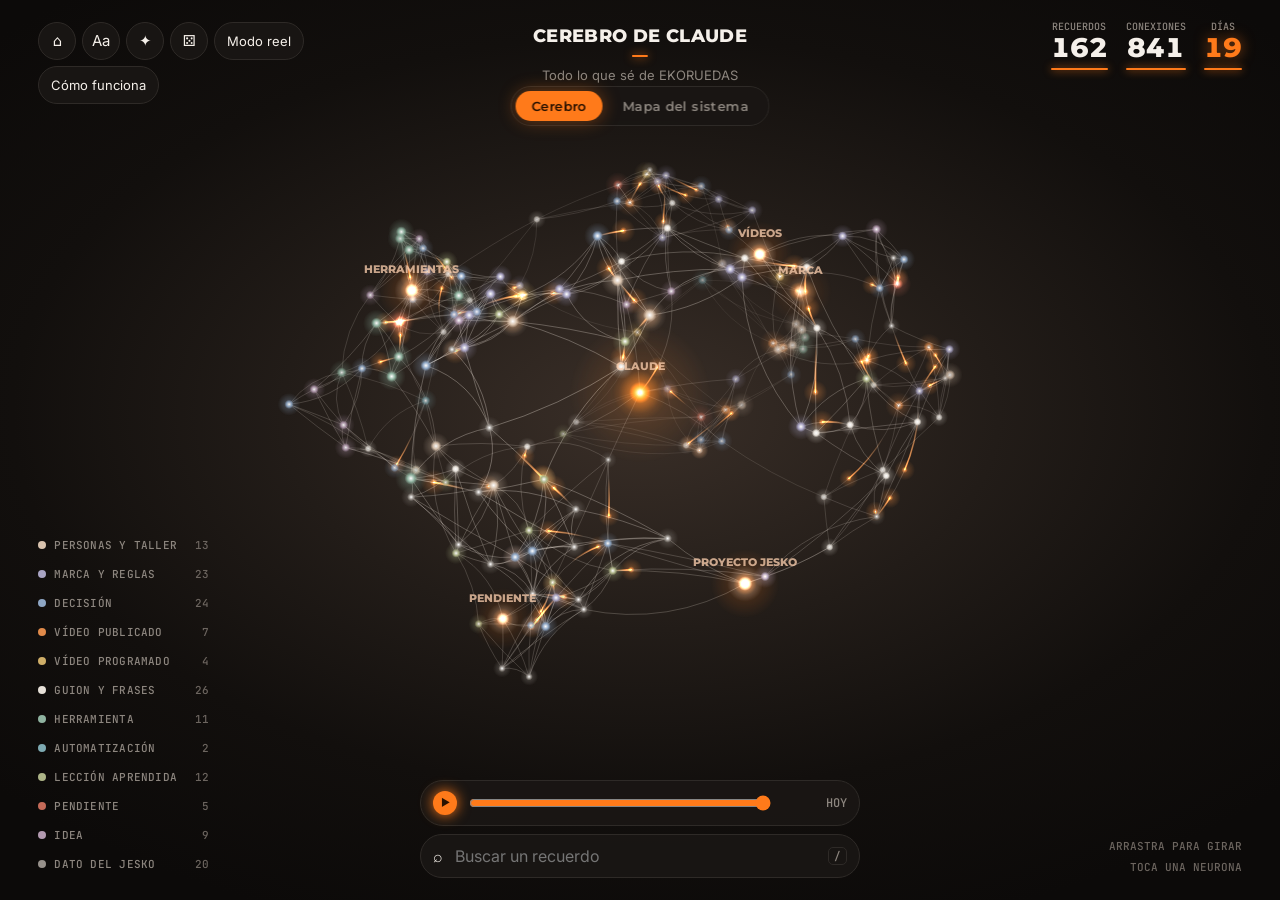
<file: 2026-11-25_cerebro-de-claude/index.html>
<!DOCTYPE html>
<html lang="es">
<head>
<meta charset="utf-8">
<meta name="viewport" content="width=device-width,initial-scale=1">
<title>Cerebro de Claude · EKORUEDAS</title>
<link rel="preconnect" href="https://fonts.googleapis.com">
<link href="https://fonts.googleapis.com/css2?family=Montserrat:wght@600;800&family=Inter:wght@400;500&family=JetBrains+Mono:wght@500&display=swap" rel="stylesheet">
<link rel="stylesheet" href="css/base.css">
<link rel="stylesheet" href="css/cabecera.css">
<link rel="stylesheet" href="css/controles.css">
<link rel="stylesheet" href="css/paneles.css">
<link rel="stylesheet" href="css/mapa.css">
<link rel="stylesheet" href="css/movil.css">
</head>
<body>
<div class="brand"><b>CEREBRO DE CLAUDE</b><i></i><small>Todo lo que sé de EKORUEDAS</small></div>
<nav class="tabs" role="tablist" aria-label="Vistas"><button role="tab" id="tabB" aria-selected="true">Cerebro</button><button role="tab" id="tabM" aria-selected="false">Mapa del sistema</button></nav>
<canvas id="m" aria-label="Mapa 3D del sistema: Claude en el centro y las cuatro fases con sus herramientas alrededor. Arrastra para girar y toca una herramienta para leerla."></canvas>
<div class="mapui mtasks"><small>TAREAS PROGRAMADAS</small><span>Reel 3D Blender · 19:30</span><span>Reel de reserva · 04:47</span><span>Tendencias · cada 3 días</span><span>Gmail · cada 2 h</span><span>Calendar · citas</span></div>
<div class="mapui mlegend" id="mleg"></div>
<div class="mapui mhint">ARRASTRA PARA GIRAR<br>TOCA UNA HERRAMIENTA</div>
<aside class="mcard" id="mcard" hidden><div class="bar" id="mbar"></div><button class="x" id="mclose" aria-label="Cerrar">×</button><div class="ph" id="mph"></div><h2 id="mt"></h2><p id="md"></p><span class="via" id="mvia"></span><ul id="mlist"></ul></aside>
<div class="stats" aria-label="Resumen del cerebro">
  <div class="stat"><span>RECUERDOS</span><b id="sF">0</b><i></i></div>
  <div class="stat"><span>CONEXIONES</span><b id="sL">0</b><i></i></div>
  <div class="stat hot"><span>DÍAS</span><b id="sD">0</b><i></i></div>
</div>
<div class="tools" role="toolbar" aria-label="Herramientas del cerebro">
  <button class="tb icon" id="bReset" aria-label="Volver a la vista inicial" title="Vista inicial (R)">⌂</button>
  <button class="tb icon" id="bLabels" aria-pressed="false" aria-label="Mostrar nombres" title="Nombres (N)">Aa</button>
  <button class="tb icon" id="bFire" aria-label="Disparar el núcleo" title="Disparar (F)">✦</button>
  <button class="tb icon" id="bRand" aria-label="Recuerdo al azar" title="Recuerdo al azar (A)">⚄</button>
  <button class="tb" id="bAsk" aria-expanded="false">Pregúntale</button>
  <button class="tb" id="bReel">Modo reel</button>
  <button class="tb wide" id="bHow" aria-expanded="false">Cómo funciona</button>
</div>
<div class="how" id="how">
  <ol>
    <li>Cada neurona es un recuerdo real de Claude sobre EKORUEDAS, con su fecha: decisiones, reglas, vídeos con sus likes, guiones, herramientas, lecciones y pendientes. Sin relleno.</li>
    <li>Cada color es una categoría. Toca una en la leyenda para apagarla o encenderla.</li>
    <li>La forma de cerebro sale de fórmulas: dos hemisferios, lóbulos, cerebelo y pliegues. Cada tema vive en una zona y Claude está en el centro.</li>
    <li>Cada día, cada neurona se une con sus 6 vecinas más cercanas. Las conexiones son hilos curvos que ondulan suavemente, como pelo con aire, y crecen poco a poco cuando nace un recuerdo. Los impulsos viajan siguiendo cada curva.</li>
    <li>Los impulsos salen del color de la neurona que los dispara. Con ✦ el núcleo dispara hacia todo el cerebro.</li>
    <li>Toca una neurona para leerla: la cámara gira hacia ella y se encienden sus relaciones. Con "Trazar camino" ves cómo se conecta con otra.</li>
    <li>El ▶ reproduce cómo creció el cerebro día a día.</li>
    <li><b>Pregúntale</b>: Claude responde solo con estos recuerdos y enciende las neuronas que usa. Puedes dictar la pregunta y escuchar la respuesta.</li>
    <li>El cerebro aprende solo: cada noche Claude añade los recuerdos del día y aparecen aquí sin hacer nada.</li>
    <li><b>Modo reel</b>: oculta los controles y reproduce el crecimiento con el título POV, listo para grabar la pantalla.</li>
    <li>Siempre suena una música ambiental suave de fondo, y cada disparo añade unas notas. El navegador solo deja empezar el sonido cuando tocas la página por primera vez.</li>
    <li>Teclado: <kbd>/</kbd> buscar · <kbd>←</kbd><kbd>→</kbd> girar · <kbd>+</kbd><kbd>−</kbd> zoom · <kbd>Esp</kbd> reproducir · <kbd>Esc</kbd> cerrar.</li>
  </ol>
</div>
<section class="panel" id="pAsk" aria-label="Pregúntale al cerebro">
  <h2>Pregúntale al cerebro</h2>
  <p class="sub">Responde solo con lo que hay guardado y enciende las neuronas que usa.</p>
  <form class="row" id="fAsk"><input class="field" id="qa" placeholder="¿Qué vídeo ha funcionado mejor?" autocomplete="off" aria-label="Pregunta"><button class="tb icon" type="button" id="bMic" aria-label="Dictar la pregunta" hidden>🎙</button><button class="go" id="bSend">Preguntar</button></form>
  <div class="sugs" id="sugs"></div>
  <div class="ans" id="ans" aria-live="polite"></div>
  <div class="links" id="ansl" style="margin-top:10px"></div>
  <div class="row" style="margin-top:10px"><button class="tb" id="bSpeak" hidden>🔊 Escuchar</button></div>
</section>
<div class="pov" id="pov">POV: tienes un segundo cerebro con Claude que recuerda todo tu taller<small>EKORUEDAS<i></i></small></div>
<button class="exitreel" id="exitReel">Salir del modo reel</button>
<canvas id="c" aria-label="Cerebro 3D con todo lo que Claude sabe del proyecto de EKORUEDAS: arrastra para girar, rueda o pellizca para acercar, toca una neurona para leer el recuerdo"></canvas>
<div class="tip" id="tip"></div>
<div class="toast" id="toast" role="status"></div>

<aside class="card" id="card" aria-live="polite">
  <div class="bar" id="cbar"></div>
  <button class="x" id="close" aria-label="Cerrar recuerdo">×</button>
  <span class="tag" id="cy"></span>
  <h2 id="ct"></h2>
  <p id="cd"></p>
  <div id="cpath"></div>
  <h3 id="ch">RELACIONADO</h3>
  <div class="links" id="cl"></div>
  <div class="acts">
    <button class="tb" id="bPath">Trazar camino</button>
    <button class="tb" id="bCopy">Copiar</button>
  </div>
</aside>

<div class="legend" id="legend" aria-label="Filtrar por categoría"></div>
<div class="dock">
  <ul class="results" id="res" role="listbox" aria-label="Resultados"></ul>
  <div class="pill"><button class="dot" id="play" aria-label="Reproducir cómo creció el cerebro">▶</button><input type="range" id="t" min="0" max="9" value="9" aria-label="Línea de tiempo"><span class="day" id="day">HOY</span></div>
  <div class="pill"><span aria-hidden="true">⌕</span><input type="search" id="q" placeholder="Buscar un recuerdo" aria-label="Buscar un recuerdo" autocomplete="off"><kbd aria-hidden="true">/</kbd></div>
</div>
<div class="hint">ARRASTRA PARA GIRAR<br>TOCA UNA NEURONA</div>

<script src="js/datos/recuerdos.js"></script>
<script src="js/datos/recuerdos-automaticos.js"></script>
<script src="js/cerebro/forma.js"></script>
<script src="js/cerebro/escena.js"></script>
<script src="js/cerebro/interaccion.js"></script>
<script src="js/cerebro/sonido.js"></script>
<script src="js/cerebro/preguntale.js"></script>
<script src="js/cerebro/recuerdos-auto.js"></script>
<script src="js/cerebro/modo-reel.js"></script>
<script src="js/mapa/fases.js"></script>
<script src="js/mapa/galaxia.js"></script>
<script src="js/mapa/camara-e-impulsos.js"></script>
<script src="js/mapa/interaccion.js"></script>
<script src="js/mapa/dibujo.js"></script>
<script src="js/pestanas.js"></script>

</body>
</html>
</file>
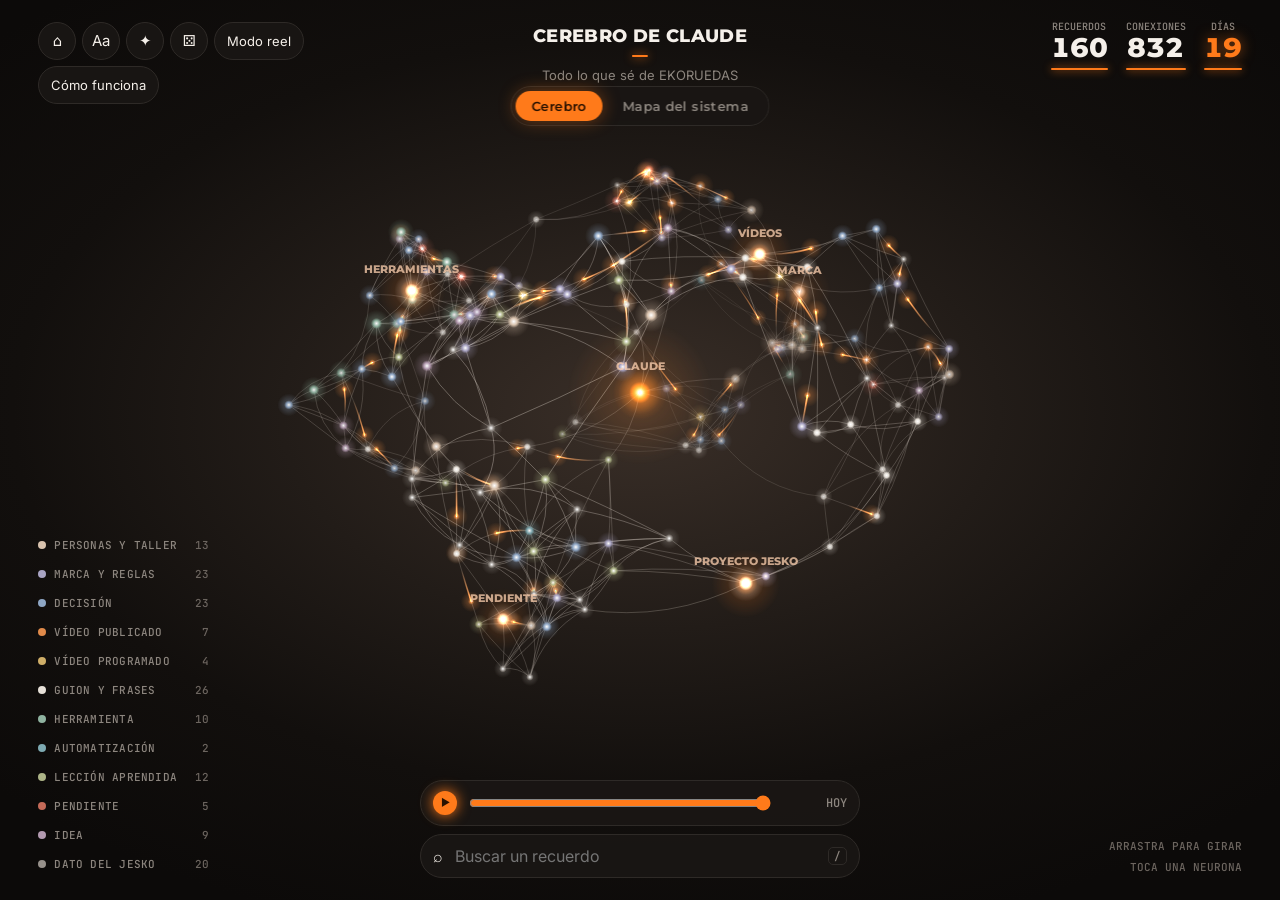
<file: 2026-11-25_cerebro-de-claude/un-solo-archivo/index.html>
<!DOCTYPE html>
<html lang="es">
<head>
<meta charset="utf-8">
<meta name="viewport" content="width=device-width,initial-scale=1">
<title>Cerebro de Claude · EKORUEDAS</title>
<link rel="preconnect" href="https://fonts.googleapis.com">
<link href="https://fonts.googleapis.com/css2?family=Montserrat:wght@600;800&family=Inter:wght@400;500&family=JetBrains+Mono:wght@500&display=swap" rel="stylesheet">
<style>
/* VOICE: nocturno, vivo, íntimo; la memoria de Claude sobre EKORUEDAS encendida en la oscuridad
   IDEA: el "segundo cerebro" de Claude: cada recuerdo del proyecto es una neurona que se dispara
   PICTURE: cerebro 3D de neuronas de colores por categoría, con impulsos brillantes y estallidos desde el núcleo
   COLOUR and TYPE: marrón carbón cálido, blanco hueso, naranja #ff7a1a y un color por categoría; Montserrat + Inter
   LAYOUT: marca arriba, contadores a la derecha, herramientas a la izquierda, cerebro a pantalla completa, tiempo y buscador abajo */
:root{color-scheme:dark;--bg:#0c0a09;--ink:#f5f0ea;--mute:#8d867f;--or:#ff7a1a;--line:#2e2a27;--glass:#1a1614e8}
*{box-sizing:border-box;min-width:0}
html,body{height:100%}
body{margin:0;background:radial-gradient(ellipse 70% 60% at 50% 46%,#3a2f28 0%,#221c18 40%,#120f0d 70%,var(--bg) 100%);color:var(--ink);font:16px/1.55 Inter,system-ui,sans-serif;overflow:hidden}
button{font:inherit;color:inherit}
[hidden]{display:none!important}
.brand{position:absolute;top:24px;left:50%;transform:translateX(-50%);text-align:center;z-index:2;pointer-events:none;white-space:nowrap}
.brand b{font:800 18px Montserrat,sans-serif;letter-spacing:.02em}
.brand i{display:block;width:16px;height:2px;border-radius:2px;background:var(--or);margin:6px auto 0;box-shadow:0 0 10px var(--or)}
.brand small{display:block;margin-top:8px;color:var(--mute);font-size:13px}
.stats{position:absolute;top:20px;right:max(3vw,14px);display:flex;gap:18px;z-index:2}
.stat{text-align:center}
.stat span{display:block;font:500 10px "JetBrains Mono",monospace;color:var(--mute)}
.stat b{display:block;font:800 clamp(18px,2.4vw,27px)/1.1 Montserrat;font-variant-numeric:tabular-nums}
.stat i{display:block;height:2px;margin-top:5px;background:var(--or);border-radius:2px;box-shadow:0 0 8px var(--or)}
.stat.hot b{color:var(--or);text-shadow:0 0 14px #ff7a1a88}
#c{position:absolute;inset:0;width:100%;height:100%;cursor:grab;touch-action:none}
#c.drag{cursor:grabbing}
#c.pathing{cursor:crosshair}
.tools{position:absolute;left:max(3vw,14px);top:22px;z-index:3;display:flex;gap:6px;flex-wrap:wrap;max-width:min(380px,34vw)}
.tb{display:inline-flex;align-items:center;gap:6px;background:var(--glass);border:1px solid var(--line);border-radius:999px;padding:0 12px;height:38px;cursor:pointer;font-size:13px;white-space:nowrap}
.tb:hover,.tb:focus-visible{border-color:#ff7a1a99;outline:none}
.tb[aria-pressed=true]{border-color:var(--or);color:#ffd2b0}
.tb.icon{width:38px;padding:0;justify-content:center;font-size:15px}
.dock{position:absolute;left:50%;bottom:22px;transform:translateX(-50%);width:min(440px,90vw);display:grid;gap:8px;z-index:3}
.pill{display:flex;align-items:center;gap:10px;background:var(--glass);border:1px solid var(--line);border-radius:999px;padding:6px 12px}
.dot{width:24px;height:24px;border-radius:50%;background:var(--or);flex:none;border:0;cursor:pointer;box-shadow:0 0 14px var(--or);display:grid;place-items:center;color:#2a1200;font-size:10px}
input[type=range]{flex:1;accent-color:var(--or);height:28px}
.day{font:500 12px "JetBrains Mono",monospace;color:var(--mute);white-space:nowrap;min-width:64px;text-align:right}
input[type=search]{flex:1;background:none;border:0;color:var(--ink);font:16px Inter;outline:none;min-height:30px}
.pill:focus-within{border-color:#ff7a1a99}
kbd{font:500 11px "JetBrains Mono";color:var(--mute);border:1px solid var(--line);border-radius:5px;padding:1px 5px}
.results{list-style:none;margin:0;padding:6px;background:#181412f5;border:1px solid var(--line);border-radius:14px;max-height:38vh;overflow:auto;display:none}
.results.on{display:block}
.results button{all:unset;box-sizing:border-box;display:flex;gap:10px;align-items:center;width:100%;padding:8px 10px;border-radius:10px;cursor:pointer;font-size:14px}
.results button:hover,.results button:focus-visible,.results button.act{background:#2a2420}
.results small{margin-left:auto;color:var(--mute);font:500 11px "JetBrains Mono";white-space:nowrap}
.results .empty{padding:8px 10px;color:var(--mute);font-size:14px}
.sw{width:10px;height:10px;border-radius:50%;flex:none}
.legend{position:absolute;left:max(3vw,14px);bottom:22px;z-index:2;display:grid;gap:1px;font:500 11px "JetBrains Mono",monospace;letter-spacing:.02em;color:var(--mute)}
.legend button{all:unset;cursor:pointer;display:flex;align-items:center;gap:8px;padding:2px 0;min-height:24px}
.legend button[aria-pressed=false]{opacity:.32}
.legend button:focus-visible{outline:1px solid var(--or);outline-offset:2px}
.legend b{font:500 11px "JetBrains Mono";color:#6c655f;margin-left:auto;padding-left:10px}
.legend em{width:8px;height:8px;border-radius:50%;flex:none}
.hint{position:absolute;right:max(3vw,14px);bottom:22px;font:500 11px "JetBrains Mono",monospace;color:#6c655f;z-index:2;text-align:right;line-height:1.9}
.card{position:absolute;right:16px;top:50%;transform:translateY(-50%);width:min(350px,88vw);max-height:72vh;overflow:auto;background:#181412f5;border:1px solid var(--line);border-radius:16px;padding:18px;z-index:4;display:none}
.card.on{display:block}
.card .bar{position:absolute;inset:0 0 auto 0;height:3px;border-radius:16px 16px 0 0}
.card h2{font:800 20px/1.2 Montserrat;margin:4px 0 6px;padding-right:34px}
.tag{display:inline-flex;align-items:center;gap:6px;font:500 11px "JetBrains Mono",monospace;color:var(--mute);margin-bottom:10px}
.card p{margin:0 0 12px;font-size:15px}
.card h3{font:500 11px "JetBrains Mono";color:var(--mute);margin:14px 0 8px}
.links{display:flex;flex-wrap:wrap;gap:6px}
.links button,.path button{display:inline-flex;align-items:center;gap:6px;background:#231e1b;border:1px solid var(--line);border-radius:999px;padding:6px 10px;font-size:13px;cursor:pointer;min-height:32px;max-width:100%;text-align:left}
.links button:hover,.links button:focus-visible,.path button:hover,.path button:focus-visible{border-color:var(--or);outline:none}
.acts{display:flex;gap:6px;flex-wrap:wrap;margin-top:14px}
.acts .tb{height:34px}
.x{position:absolute;top:6px;right:6px;background:none;border:0;color:var(--mute);font-size:22px;width:44px;height:44px;cursor:pointer}
.path{margin:0;padding-left:20px;font-size:14px}
.path li{margin:3px 0}
.toast{position:absolute;left:50%;bottom:150px;transform:translateX(-50%);background:#181412f0;border:1px solid var(--line);border-radius:14px;padding:10px 14px;z-index:3;font-size:14px;max-width:min(420px,88vw);text-align:center;opacity:0;transition:opacity .35s;pointer-events:none}
.toast.on{opacity:1}
.toast b{color:var(--or)}
.how{position:absolute;left:max(3vw,14px);top:118px;width:min(330px,86vw);z-index:4;font-size:14px;display:none;background:#181412f5;border:1px solid var(--line);border-radius:14px;padding:14px 16px 6px}
.how.on{display:block}
.how ol{margin:0;padding-left:18px}
.how li{margin-bottom:8px}
.tip{position:absolute;pointer-events:none;background:#000d;border:1px solid var(--line);border-radius:8px;padding:4px 8px;font-size:13px;z-index:5;display:none;white-space:nowrap}
.panel{position:absolute;left:max(3vw,14px);top:118px;width:min(380px,90vw);z-index:5;display:none;background:#181412f7;border:1px solid var(--line);border-radius:16px;padding:16px;max-height:calc(100vh - 220px);overflow:auto}
.panel.on{display:block}
.panel h2{font:800 17px Montserrat;margin:0 0 4px}
.panel .sub{color:var(--mute);font-size:13px;margin:0 0 12px}
.row{display:flex;gap:6px;align-items:center}
.field{width:100%;background:#211c19;border:1px solid var(--line);border-radius:12px;color:var(--ink);font:16px Inter;padding:10px 12px;outline:none}
.field:focus{border-color:#ff7a1a99}
textarea.field{resize:vertical;min-height:70px}
label.l{display:block;font:500 11px "JetBrains Mono";color:var(--mute);margin:12px 0 6px}
.go{background:var(--or);color:#2a1200;border:0;border-radius:999px;height:40px;padding:0 14px;flex:none;font-weight:500;cursor:pointer;white-space:nowrap}
.go:disabled{opacity:.5;cursor:default}
.ans{margin-top:12px;font-size:15px;white-space:pre-wrap}
.ans.wait{color:var(--mute)}
.sugs{display:flex;flex-wrap:wrap;gap:6px;margin-top:10px}
.sugs button{background:#231e1b;border:1px solid var(--line);border-radius:999px;padding:6px 10px;font-size:13px;cursor:pointer;min-height:32px}
.sugs button:hover{border-color:var(--or)}
.err{color:#ff8a8a;font-size:13px;margin-top:8px}
.reel .brand,.reel .tools,.reel .legend,.reel .dock,.reel .hint,.reel .card,.reel .panel,.reel .how{display:none!important}
.pov{position:absolute;left:50%;top:9vh;transform:translateX(-50%);width:min(90vw,620px);text-align:center;font:800 clamp(20px,3.4vw,30px)/1.25 Montserrat;z-index:2;display:none;text-wrap:balance}
.pov small{display:block;font:800 15px Montserrat;margin-top:14px;letter-spacing:.04em}
.pov small i{display:block;width:16px;height:2px;margin:6px auto 0;background:var(--or);box-shadow:0 0 10px var(--or)}
.reel .pov{display:block}
.exitreel{position:absolute;right:12px;bottom:12px;z-index:6;display:none;background:#0008;border:1px solid var(--line);color:var(--mute);border-radius:999px;height:36px;padding:0 12px;cursor:pointer;font-size:12px}
.reel .exitreel{display:block}
@media(max-width:760px){.hint{display:none}.panel{top:84px;left:50%;transform:translateX(-50%);max-height:calc(100vh - 330px)}.tools{top:auto;bottom:122px;left:50%;transform:translateX(-50%);max-width:none;flex-wrap:nowrap;overflow-x:auto;width:94vw;justify-content:flex-start;padding-bottom:2px;scrollbar-width:none}.tools::-webkit-scrollbar{display:none}.tools .tb{flex:none}.tb.wide{display:none}.stats{top:auto;bottom:172px;right:50%;transform:translateX(50%)}.brand{top:14px}.legend{top:132px;bottom:auto;right:14px;display:flex;flex-wrap:wrap;gap:0 12px;font-size:12px}.legend b{display:none}.legend button{min-height:22px}.card{top:auto;bottom:118px;transform:none;right:50%;translate:50% 0;max-height:52vh}.how{top:84px}.toast{bottom:226px}}
@media(prefers-reduced-motion:reduce){.toast{transition:none}}

.tabs{position:absolute;top:86px;left:50%;transform:translateX(-50%);z-index:4;display:flex;gap:4px;padding:4px;background:var(--glass);border:1px solid var(--line);border-radius:999px;backdrop-filter:blur(8px)}
.tabs button{border:0;background:none;color:var(--mute);padding:7px 16px;border-radius:999px;font:600 13px Montserrat,sans-serif;letter-spacing:.03em;cursor:pointer;white-space:nowrap}
.tabs button[aria-selected=true]{background:var(--or);color:#2a1200;box-shadow:0 0 18px #ff7a1a66}
body.map{background:radial-gradient(ellipse 80% 70% at 50% 55%,#15111a 0%,#08080d 55%,#030305 100%)}
#m{position:absolute;inset:0;width:100%;height:100%;display:none;touch-action:none;cursor:grab}
body.map #m{display:block}
body.map #c,body.map .stats,body.map .tools,body.map .legend,body.map .dock,body.map .hint,body.map .card,body.map .how,body.map .panel,body.map .toast,body.map .tip{display:none!important}
body:not(.map) .mapui{display:none!important}
.mlegend{position:absolute;left:50%;bottom:22px;transform:translateX(-50%);z-index:3;display:flex;flex-wrap:wrap;justify-content:center;gap:8px;width:min(760px,94vw)}
.mlegend button{display:inline-flex;align-items:center;gap:8px;background:var(--glass);border:1px solid var(--line);border-radius:999px;padding:8px 14px;font:500 13px Inter,sans-serif;cursor:pointer}
.mlegend button i{width:20px;height:20px;border-radius:7px;display:grid;place-items:center;font:800 11px Montserrat;color:#111;font-style:normal}
.mlegend button[aria-pressed=true]{border-color:currentColor;box-shadow:0 0 16px currentColor}
.mlegend button span{color:var(--ink)}
.mtasks{position:absolute;top:140px;left:50%;transform:translateX(-50%);z-index:3;text-align:center;pointer-events:none;white-space:nowrap}
.mtasks small{display:block;font:500 10px "JetBrains Mono",monospace;letter-spacing:.18em;color:var(--mute);margin-bottom:6px}
.mtasks span{display:inline-block;font-size:12.5px;padding:5px 11px;border-radius:999px;background:#ff7a1a1f;border:1px solid #ff7a1a55;color:#ffc7a6;margin:0 3px}
.mcard{position:absolute;right:16px;top:50%;transform:translateY(-50%);width:min(320px,88vw);z-index:4;background:#15110fef;border:1px solid var(--line);border-radius:20px;padding:20px 22px;backdrop-filter:blur(10px)}
.mcard .bar{height:3px;border-radius:3px;margin:-6px 0 14px}
.mcard h2{margin:0 0 4px;font:800 21px Montserrat,sans-serif}
.mcard .ph{font:500 11px "JetBrains Mono",monospace;letter-spacing:.12em;color:var(--mute)}
.mcard p{margin:10px 0 0;color:#d8d2cb;font-size:15px}
.mcard .via{display:inline-block;margin-top:12px;font-size:12px;padding:4px 10px;border-radius:999px;background:#ffffff10;color:#cfc8c0}
.mcard ul{margin:12px 0 0;padding-left:18px;font-size:14px;color:#cfc8c0}
.mhint{position:absolute;right:max(3vw,14px);bottom:80px;font:500 11px "JetBrains Mono",monospace;color:var(--mute);text-align:right;z-index:2;line-height:1.7}
@media(max-width:700px){.mcard{top:auto;bottom:120px;transform:none;right:3vw;left:3vw;width:auto}.mtasks{top:132px;white-space:normal;width:94vw;line-height:2}.mtasks span{font-size:11px;padding:4px 8px;margin:0 1px}}body.map .mhint{display:none}@media(min-width:701px){body.map .mhint{display:block}}
</style>
</head>
<body>
<div class="brand"><b>CEREBRO DE CLAUDE</b><i></i><small>Todo lo que sé de EKORUEDAS</small></div>
<nav class="tabs" role="tablist" aria-label="Vistas"><button role="tab" id="tabB" aria-selected="true">Cerebro</button><button role="tab" id="tabM" aria-selected="false">Mapa del sistema</button></nav>
<canvas id="m" aria-label="Mapa 3D del sistema: Claude en el centro y las cuatro fases con sus herramientas alrededor. Arrastra para girar y toca una herramienta para leerla."></canvas>
<div class="mapui mtasks"><small>TAREAS PROGRAMADAS</small><span>Reel 3D Blender · 19:30</span><span>Reel de reserva · 04:47</span><span>Tendencias · cada 3 días</span><span>Gmail · cada 2 h</span><span>Calendar · citas</span></div>
<div class="mapui mlegend" id="mleg"></div>
<div class="mapui mhint">ARRASTRA PARA GIRAR<br>TOCA UNA HERRAMIENTA</div>
<aside class="mcard" id="mcard" hidden><div class="bar" id="mbar"></div><button class="x" id="mclose" aria-label="Cerrar">×</button><div class="ph" id="mph"></div><h2 id="mt"></h2><p id="md"></p><span class="via" id="mvia"></span><ul id="mlist"></ul></aside>
<div class="stats" aria-label="Resumen del cerebro">
  <div class="stat"><span>RECUERDOS</span><b id="sF">0</b><i></i></div>
  <div class="stat"><span>CONEXIONES</span><b id="sL">0</b><i></i></div>
  <div class="stat hot"><span>DÍAS</span><b id="sD">0</b><i></i></div>
</div>
<div class="tools" role="toolbar" aria-label="Herramientas del cerebro">
  <button class="tb icon" id="bReset" aria-label="Volver a la vista inicial" title="Vista inicial (R)">⌂</button>
  <button class="tb icon" id="bLabels" aria-pressed="false" aria-label="Mostrar nombres" title="Nombres (N)">Aa</button>
  <button class="tb icon" id="bFire" aria-label="Disparar el núcleo" title="Disparar (F)">✦</button>
  <button class="tb icon" id="bRand" aria-label="Recuerdo al azar" title="Recuerdo al azar (A)">⚄</button>
  <button class="tb" id="bAsk" aria-expanded="false">Pregúntale</button>
  <button class="tb" id="bReel">Modo reel</button>
  <button class="tb wide" id="bHow" aria-expanded="false">Cómo funciona</button>
</div>
<div class="how" id="how">
  <ol>
    <li>Cada neurona es un recuerdo real de Claude sobre EKORUEDAS, con su fecha: decisiones, reglas, vídeos con sus likes, guiones, herramientas, lecciones y pendientes. Sin relleno.</li>
    <li>Cada color es una categoría. Toca una en la leyenda para apagarla o encenderla.</li>
    <li>La forma de cerebro sale de fórmulas: dos hemisferios, lóbulos, cerebelo y pliegues. Cada tema vive en una zona y Claude está en el centro.</li>
    <li>Cada día, cada neurona se une con sus 6 vecinas más cercanas. Las conexiones son hilos curvos que ondulan suavemente, como pelo con aire, y crecen poco a poco cuando nace un recuerdo. Los impulsos viajan siguiendo cada curva.</li>
    <li>Los impulsos salen del color de la neurona que los dispara. Con ✦ el núcleo dispara hacia todo el cerebro.</li>
    <li>Toca una neurona para leerla: la cámara gira hacia ella y se encienden sus relaciones. Con "Trazar camino" ves cómo se conecta con otra.</li>
    <li>El ▶ reproduce cómo creció el cerebro día a día.</li>
    <li><b>Pregúntale</b>: Claude responde solo con estos recuerdos y enciende las neuronas que usa. Puedes dictar la pregunta y escuchar la respuesta.</li>
    <li>El cerebro aprende solo: cada noche Claude añade los recuerdos del día y aparecen aquí sin hacer nada.</li>
    <li><b>Modo reel</b>: oculta los controles y reproduce el crecimiento con el título POV, listo para grabar la pantalla.</li>
    <li>Siempre suena una música ambiental suave de fondo, y cada disparo añade unas notas. El navegador solo deja empezar el sonido cuando tocas la página por primera vez.</li>
    <li>Teclado: <kbd>/</kbd> buscar · <kbd>←</kbd><kbd>→</kbd> girar · <kbd>+</kbd><kbd>−</kbd> zoom · <kbd>Esp</kbd> reproducir · <kbd>Esc</kbd> cerrar.</li>
  </ol>
</div>
<section class="panel" id="pAsk" aria-label="Pregúntale al cerebro">
  <h2>Pregúntale al cerebro</h2>
  <p class="sub">Responde solo con lo que hay guardado y enciende las neuronas que usa.</p>
  <form class="row" id="fAsk"><input class="field" id="qa" placeholder="¿Qué vídeo ha funcionado mejor?" autocomplete="off" aria-label="Pregunta"><button class="tb icon" type="button" id="bMic" aria-label="Dictar la pregunta" hidden>🎙</button><button class="go" id="bSend">Preguntar</button></form>
  <div class="sugs" id="sugs"></div>
  <div class="ans" id="ans" aria-live="polite"></div>
  <div class="links" id="ansl" style="margin-top:10px"></div>
  <div class="row" style="margin-top:10px"><button class="tb" id="bSpeak" hidden>🔊 Escuchar</button></div>
</section>
<div class="pov" id="pov">POV: tienes un segundo cerebro con Claude que recuerda todo tu taller<small>EKORUEDAS<i></i></small></div>
<button class="exitreel" id="exitReel">Salir del modo reel</button>
<canvas id="c" aria-label="Cerebro 3D con todo lo que Claude sabe del proyecto de EKORUEDAS: arrastra para girar, rueda o pellizca para acercar, toca una neurona para leer el recuerdo"></canvas>
<div class="tip" id="tip"></div>
<div class="toast" id="toast" role="status"></div>

<aside class="card" id="card" aria-live="polite">
  <div class="bar" id="cbar"></div>
  <button class="x" id="close" aria-label="Cerrar recuerdo">×</button>
  <span class="tag" id="cy"></span>
  <h2 id="ct"></h2>
  <p id="cd"></p>
  <div id="cpath"></div>
  <h3 id="ch">RELACIONADO</h3>
  <div class="links" id="cl"></div>
  <div class="acts">
    <button class="tb" id="bPath">Trazar camino</button>
    <button class="tb" id="bCopy">Copiar</button>
  </div>
</aside>

<div class="legend" id="legend" aria-label="Filtrar por categoría"></div>
<div class="dock">
  <ul class="results" id="res" role="listbox" aria-label="Resultados"></ul>
  <div class="pill"><button class="dot" id="play" aria-label="Reproducir cómo creció el cerebro">▶</button><input type="range" id="t" min="0" max="9" value="9" aria-label="Línea de tiempo"><span class="day" id="day">HOY</span></div>
  <div class="pill"><span aria-hidden="true">⌕</span><input type="search" id="q" placeholder="Buscar un recuerdo" aria-label="Buscar un recuerdo" autocomplete="off"><kbd aria-hidden="true">/</kbd></div>
</div>
<div class="hint">ARRASTRA PARA GIRAR<br>TOCA UNA NEURONA</div>

<script>
{
const D0=new Date(2026,10,16),TODAY=Math.max(9,Math.floor((Date.now()-D0)/864e5));
const TY={hub:['NÚCLEO','#ff8a2a',9],zona:['ZONA','#efe7dd',5.4],quien:['PERSONAS Y TALLER','#d9c3ae',4.2],marca:['MARCA Y REGLAS','#a9a4c4',3.6],decision:['DECISIÓN','#8ea6c4',3.6],publicado:['VÍDEO PUBLICADO','#e08a4a',4.4],programado:['VÍDEO PROGRAMADO','#cfae68',4.2],guion:['GUION Y FRASES','#e6e0d8',3],herramienta:['HERRAMIENTA','#8fb3a0',4.2],auto:['AUTOMATIZACIÓN','#7eaab2',3.8],leccion:['LECCIÓN APRENDIDA','#adb487',3.4],pendiente:['PENDIENTE','#c46a58',4.2],idea:['IDEA','#b39ab0',3.6],dato:['DATO DEL JESKO','#97918b',2.8]};
const LBL={quien:'Personas y taller',marca:'Marca y reglas',decision:'Decisión',publicado:'Vídeo publicado',programado:'Vídeo programado',guion:'Guion y frases',herramienta:'Herramienta',auto:'Automatización',leccion:'Lección aprendida',pendiente:'Pendiente',idea:'Idea',dato:'Dato del Jesko'};
const R=[
['claude','Claude','hub','11-16','El núcleo. Guardo todo lo que hemos hecho para EKORUEDAS: decisiones, vídeos, reglas, herramientas y lo que falta.',[]],
['z_marca','Marca','zona','11-16','Quiénes somos, cómo hablamos y las reglas de los vídeos.',['claude']],
['z_videos','Vídeos','zona','11-23','Todo lo publicado y lo programado.',['claude']],
['z_herr','Herramientas','zona','11-16','Los conectores MCP y programas que uso.',['claude']],
['z_jesko','Proyecto Jesko','zona','11-25','La caja de cambios imposible, hecha entera en Blender.',['claude','z_videos']],
['z_pend','Pendiente','zona','11-25','Lo que queda por hacer.',['claude']],
['damian','Damián Céspedes','quien','11-16','Dueño de EKORUEDAS. Se dedica sobre todo a la programación y el desarrollo. Usa Claude Pro, sobre todo desde el ordenador. Siempre en español.',['claude','z_marca']],
['eko','EKORUEDAS','quien','11-20','Taller de neumáticos y mecánica en Calle Idorsolo 3A, Derio (Bizkaia). 747 43 05 97. Lunes a viernes 9:00–13:00 y 15:00–19:00. Cita en ekoruedas.com.',['z_marca','damian']],
['handle','@ekoruedas_derio','quien','11-23','La cuenta de Instagram del taller.',['eko','z_videos']],
['alex','Alex','quien','11-24','El mecánico protagonista. Sereno y seco. Voz: Carlos.',['z_videos','eko']],
['clod','Clod','quien','11-24','El robot naranja de 30 cm, pantalla negra, ojos LED y auriculares, con el símbolo de Claude en el pecho. Voz: Diego. Se escribe "Clod" para que la voz lo pronuncie bien.',['z_videos','alex']],
['caja','La caja de cambios','quien','11-24','La caja gruñona con ojos del primer corto. Voz de Carlos más grave.',['clod','alex']],
['m_voz','Voz: directa, cercana y con humor','marca','11-23','Así habla EKORUEDAS en sus vídeos.',['z_marca']],
['m_pil1','Pilar: cambio de neumáticos','marca','11-23','Uno de los temas fijos de la marca.',['z_marca']],
['m_pil2','Pilar: equilibrado y alineación','marca','11-23','Uno de los temas fijos de la marca.',['z_marca']],
['m_pil3','Pilar: frenos y suspensión','marca','11-23','Uno de los temas fijos de la marca.',['z_marca']],
['m_pil4','Pilar: revisión antes de empezar','marca','11-23','Antes de tocar nada, revisamos el coche y explicamos qué necesita.',['z_marca']],
['m_pil5','Pilar: cómo pedir cita','marca','11-23','Cita en ekoruedas.com o por teléfono.',['z_marca']],
['m_cta','Llamada a la acción: CITA','marca','11-23','La palabra clave de la marca.',['z_marca']],
['m_hook','Ganchos: un síntoma del coche','marca','11-23','Empezar con una pregunta sobre algo que el conductor ya notó.',['z_marca']],
['r_info','Regla: vídeos solo informativos','marca','11-24','El taller no sale en el vídeo: ni logo, ni nombre, ni teléfono. Lo de quiénes somos va solo en la descripción.',['z_marca']],
['r_publico','Regla: siempre en público','marca','11-24','Todos los vídeos se suben en público en todas las redes.',['z_marca']],
['r_gancho','Regla: gancho en 3 segundos','marca','11-24','Un gancho muy llamativo al principio y tono de humor en voz y guion.',['z_marca']],
['r_viral','Regla: inspirarse sin copiar','marca','11-24','Partir de lo viral mezclado con tendencias (por ejemplo, estilo videojuego), sin que el creador original lo reconozca.',['z_marca']],
['r_todos','Regla: que enganche a todo el público','marca','11-24','No solo a quien sabe de coches.',['z_marca']],
['r_19','Regla: todo a las 19:00','marca','11-24','Desde la noche del 24 de noviembre todo se publica a las 19:00 (antes a las 7:00).',['z_marca','z_videos']],
['r_espanol','Regla: siempre en español','marca','11-24','Claude habla siempre en español con Damián.',['damian']],
['d_ootto','Conectó Ootto a Claude','decision','11-23','El 23 de noviembre, ya en casa.',['ootto']],
['d_email','Email a hello@ootto.ai','decision','11-23','Preguntó si publican en TikTok y si YouTube Shorts se publica solo cada día.',['ootto','z_pend']],
['d_sub','Suscripción a Ootto: 50 €/mes','decision','11-24','Pagada el 24 de noviembre. 551 créditos repartidos para todo el mes.',['ootto']],
['d_diego','Eligió la voz de Diego','decision','11-24','No quiere voz de chica.',['clod','ootto']],
['d_estilo','Estilo 3D Talking Skit','decision','11-24','Personajes 3D de juguete con humor: "es justo lo que buscaba".',['z_videos']],
['d_auto','Un reel al día sin aprobación','decision','11-24','Publicación automática en Instagram, TikTok y YouTube.',['diario','z_videos']],
['d_personajes','Alex y Clod, protagonistas','decision','11-24','Desde el 24 de noviembre son los personajes principales de EKORUEDAS.',['alex','clod']],
['d_corto','Corto: 230–260 créditos','decision','11-24','Presupuesto solo para el corto de la caja de cambios.',['p_caja']],
['d_blender','Probar Blender + Ootto','decision','11-24','Blender anima en 3D y Ootto pone las voces. Descartó ElevenLabs.',['blender','ootto']],
['d_github','Repositorio BLENDER-OOTTO','decision','11-24','Creado por Damián en su GitHub (Damian-web-ia) para pasar lo de Blender a Ootto.',['github']],
['d_carpeta','Guardar todo en CLAUDE VIDEOS','decision','11-24','Los vídeos terminados van a la carpeta del escritorio del PC.',['pc']],
['d_gratis','Solo herramientas gratuitas','decision','11-25','Los MCP nuevos deben ser gratis, sin suscripción.',['z_herr']],
['d_picsart','Quitar Picsart','decision','11-25','No tiene plan gratuito.',['z_herr']],
['pb_alin','Reel: el coche se va hacia un lado','publicado','11-23','Alineación y equilibrado. 49 me gusta: el que mejor ha funcionado.',['z_videos','m_pil2']],
['pb_patada','Reel: la patada a la rueda','publicado','11-23','Mira el borde de dentro del neumático. 4 me gusta.',['z_videos','m_pil2']],
['pb_piloto','Reel: piloto automático','publicado','11-23','Chirrido al frenar, un tornillo en la rueda, el volante que tiembla. 5 me gusta y 1 comentario.',['z_videos','m_hook']],
['pb_pinchazo','Reel: pinchazo en la autovía','publicado','11-24','5 pasos en estilo videojuego. 2 me gusta.',['z_videos','r_viral']],
['pb_chirrido','Reel: el coche chirría al frenar','publicado','11-24','Las pastillas se acaban. 11 me gusta y 1 comentario.',['z_videos','m_pil3']],
['p_caja','Corto: la caja de cambios','publicado','11-24','"Claude quería actualizarle el software a una caja MANUAL". 60 s, 7 escenas. 11 me gusta.',['z_videos','caja','clod','alex']],
['pr_frenos','Hoy 19:00: frenar con la mente','programado','11-25','Clod quería frenar el coche con la mente; Alex le explica pedal, líquido, pinzas, pastillas y disco. Creado por la automatización nocturna.',['z_videos','diario','m_pil3']],
['pr_invierno','Jueves 19:00: neumáticos de invierno','programado','11-24','"Ponerles bufanda no vale". Instagram y YouTube.',['z_videos','m_pil1']],
['pr_mant','Sábado 19:00: mantenimiento','programado','11-24','Clod quería borrarle la caché al coche: aceite y filtro, filtro de aire y de habitáculo.',['z_videos','alex','clod']],
['pr_pin_yt','Viernes 19:00: pinchazo en YouTube','programado','11-24','El vídeo del pinchazo, en YouTube.',['pb_pinchazo']],
['g_usb','"¿Y dónde tiene el USB?"','guion','11-24','Clod, en el corto de la caja de cambios.',['p_caja']],
['g_tost','"Tostadora inteligente, por favor."','guion','11-24','Clod, ofendido, en el corto.',['p_caja']],
['g_recep','"Ekoruedas, ¿ha probado a reiniciarlo?"','guion','11-24','El final del corto: Clod ascendido a recepcionista.',['p_caja']],
['g_cerebro','"¡Reinicia tu cerebro!"','guion','11-24','La caja, en el corto.',['p_caja','caja']],
['blender','Blender','herramienta','11-24','Gratis. Modela, anima y renderiza en 3D en el PC por MCP. Si se pierde el complemento, se vuelve a añadir el repositorio lab.blender.org.',['z_herr']],
['ootto','Ootto','herramienta','11-23','De pago (ya lo pagas). Voces, mezcla de sonido y publicación en Instagram y YouTube.',['z_herr']],
['github','GitHub','herramienta','11-24','Gratis. El puente entre el PC y Ootto.',['z_herr']],
['pc','Carpetas del PC','herramienta','11-24','Escritorio\\CLAUDE VIDEOS y OneDrive\\Imágenes\\Videos_CLAUDE.',['z_herr']],
['drive','Google Drive','herramienta','11-16','Gratis. Sube archivos de hasta unos 3 MB desde aquí.',['z_herr']],
['gmail','Gmail','herramienta','11-16','Gratis. Correo conectado.',['z_herr']],
['calendar','Google Calendar','herramienta','11-16','Gratis. Agenda conectada.',['z_herr']],
['canva','Canva','herramienta','11-25','Plan gratis. Para miniaturas y portadas.',['z_herr']],
['vidiq','vidIQ','herramienta','11-25','Gratis con 150 créditos al mes. Temas virales y palabras clave.',['z_herr']],
['windsor','Windsor.ai','herramienta','11-25','Gratis con límite. Publicar y medir en TikTok y Google.',['z_herr']],
['i_buffer','Buffer para TikTok','idea','11-25','Gratis hasta 3 canales. Para dejar de subir a TikTok a mano.',['z_herr','z_pend']],
['i_metri','Metricool','idea','11-25','Gratis: 20 publicaciones al mes y estadísticas.',['z_herr']],
['i_reel','Reel del segundo cerebro','idea','11-25','Grabar este cerebro girando y ponerle la voz de Clod.',['z_videos']],
['i_minis','Miniaturas con Canva','idea','11-25','Una portada por vídeo con el logo y los colores.',['canva']],
['diario','Reel diario a las 04:47','auto','11-24','Cada noche crea un vídeo de Alex y Clod con 6 créditos como máximo y lo programa a las 19:00. Se para con menos de 30 créditos.',['ootto','z_videos']],
['tend','Tendencias cada 3 días','auto','11-24','Busca temas nuevos gastando 2 créditos como máximo.',['ootto']],
['l_clod','Escribir "Clod", no "Claude"','leccion','11-24','La voz pronunciaba mal "Claude".',['clod']],
['l_yt','YouTube: 3 vídeos al día','leccion','11-24','Ootto limita las subidas diarias a YouTube y retrasa las que sobran.',['ootto']],
['l_null','No vaciar la estrategia de Ootto','leccion','11-24','Al actualizar la marca, la estrategia se sustituye entera.',['ootto']],
['l_uv','El logo necesita UV','leccion','11-25','Sin coordenadas UV el logo no se veía en Blender.',['blender']],
['l_panel','Ningún foco delante del texto','leccion','11-25','Un panel del estudio tapaba "9 MARCHAS"; Ootto lo detectó y lo arreglé.',['j_video']],
['l_mcp','Blender guarda el MCP en preferencias','leccion','11-25','Si el MCP desaparece, añadir lab.blender.org y activar el complemento.',['blender']],
['pe_jesko','Programar el Jesko','pendiente','11-25','Hoy a las 19:00 ya sale el de los frenos: hay que elegir otro día.',['j_video','z_pend']],
['pe_4k','Terminar el render en 4K','pendiente','11-25','Pausado en 170 de 1800 fotogramas al apagar el PC. Sigue donde lo dejó.',['j_video','z_pend']],
['pe_tiktok','TikTok sigue siendo a mano','pendiente','11-24','Ootto aún no publica en TikTok.',['z_pend','i_buffer']],
['pe_repo','Repositorio privado del Jesko','pendiente','11-25','Solo con tu permiso. De momento se usa BLENDER-OOTTO.',['z_pend','github']],
['j_video','Jesko: la caja imposible','publicado','11-25','60 s, 1800 fotogramas, 8 planos. Todo en Blender, sonido en Ootto. En tu biblioteca de Ootto, aún sin publicar.',['z_jesko','blender','ootto','alex','clod']],
['jd9','9 marchas','dato','11-25','Dato verificado en koenigsegg.com/lst.',['z_jesko']],
['jd7','7 embragues multidisco','dato','11-25','Dato verificado en koenigsegg.com/lst.',['z_jesko']],
['jd90','90 kg','dato','11-25','Lo que pesa la caja LST.',['z_jesko']],
['jdupod','UPOD: de 7.ª a 4.ª','dato','11-25','Salta directamente a la marcha óptima.',['z_jesko']],
['js1','build.py','dato','11-25','Script que monta la escena entera en Blender.',['z_jesko','blender']],
['js2','models.py','dato','11-25','El Jesko, el taller, el estudio y la caja LST.',['z_jesko','blender']],
['js3','characters.py','dato','11-25','Alex y Clod en 3D.',['z_jesko','blender']],
['js4','animation.py','dato','11-25','Cámaras, desmontaje, visemas y textos.',['z_jesko','blender']],
];

R.push(
['h_gmail_o','Usa Gmail y Outlook','quien','11-16','Su correo de cada día.',['damian']],
['h_cal','Usa Google Calendar','quien','11-16','Su agenda de cada día.',['damian']],
['h_docs','Usa Drive, Notion, Word y Excel','quien','11-16','Sus documentos y archivos.',['damian']],
['h_chat','Usa Slack y Teams','quien','11-16','Mensajería de equipo.',['damian']],
['h_code','Usa GitHub, Jira, Linear y Asana','quien','11-16','Código y tareas.',['damian']],
['h_pc','Usa Claude desde el ordenador','quien','11-16','Sobre todo en el PC.',['damian']],
['h_mail','Correo de ekoruedas.com','quien','11-20','Usa el correo del taller.',['damian','eko']],
['pe_casa','Lista "pendiente en casa"','decision','11-23','Lo que había que hacer desde el PC de casa, no el del colegio.',['z_pend','ootto']],
['pe_plan','Elegir el plan de Ootto','decision','11-23','Se inclinaba por el Autoservicio, unos 48 $ al mes. Lo pagó el 24.',['pe_casa','d_sub']],
['pe_ig','Conectar Instagram profesional','decision','11-23','La cuenta tenía que ser de empresa o creador.',['pe_casa','handle']],
['pe_yt','Conectar YouTube en Ootto','decision','11-23','Junto con Instagram.',['pe_casa']],
['pe_clips','Subir clips reales del taller','pendiente','11-23','Vídeos verticales cortos: montaje de ruedas, elevador, fachada.',['pe_casa','z_pend']],
['i_jabon','Idea: agua con jabón en la rueda','idea','11-23','"¿Por qué este hombre le echa agua con jabón a la rueda antes de ir a trabajar?" Primer reel recomendado.',['pe_casa','z_videos']],
['i_blotato','Blotato para TikTok','idea','11-23','29 $ al mes. Descartada por no ser gratuita.',['pe_tiktok']],
['d_aprob','Primero con aprobación manual','decision','11-23','Al principio quería aprobar cada reel; el 24 pasó a publicar sin preguntar.',['d_auto']],
['m_web','La web como fuente de la marca','marca','11-23','Ootto aprendió la marca de ekoruedas.com.',['z_marca','eko']],
['m_hook2','Gancho: error común con los neumáticos','marca','11-23','Uno de los estilos de gancho de la marca.',['z_marca']],
['m_hook3','Gancho: paso a paso para pedir cita','marca','11-23','Uno de los estilos de gancho de la marca.',['z_marca']],
['m_hook4','Gancho: pásate por el taller','marca','11-23','Uno de los estilos de gancho de la marca.',['z_marca']],
['m_pil6','Pilar: visita el taller en Derio','marca','11-23','Uno de los temas fijos de la marca.',['z_marca']],
['m_desc','La descripción de cada post','marca','11-24','Quiénes somos, dirección, teléfono, cita y horario, siempre en el texto y nunca en el vídeo.',['r_info','eko']],
['m_creditos','551 créditos para todo el mes','marca','11-24','Repartidos para que lleguen hasta que se renueven.',['d_sub','diario']],
['c_esc1','Corto · escena 1: el gancho','guion','11-24','"¡Que alguien quite a ese robot de encima!"',['p_caja']],
['c_esc2','Corto · escena 2: el USB','guion','11-24','Clod quiere actualizar el software de una caja manual.',['p_caja','g_usb']],
['c_esc3','Corto · escena 3: la discusión','guion','11-24','"¡Veinte años trabajando y viene una tostadora a darme lecciones!"',['p_caja','g_tost']],
['c_esc4','Corto · escena 4: cómo funciona la caja','guion','11-24','Ejes, engranajes y sincronizadores en 3D. "¿Modo turbo?" "No."',['p_caja']],
['c_esc5','Corto · escena 5: los sincronizadores','guion','11-24','Si fallan, las marchas rascan.',['p_caja']],
['c_esc6','Corto · escena 6: el desastre','guion','11-24','Clod se enreda con el cable: "Error inesperado. Reiniciando sistema."',['p_caja','g_cerebro']],
['c_esc7','Corto · escena 7: recepcionista','guion','11-24','Clod, ascendido a recepcionista.',['p_caja','g_recep']],
['c_narr','Narrador: Diego pausado e irónico','guion','11-24','La voz en off del final del corto.',['p_caja','d_diego']],
['c_logo','El logo, solo en edición','marca','11-24','En el corto, el logo se compone al final: nunca lo genera la IA.',['p_caja','z_marca']],
['l_mp4ref','Ootto no acepta un vídeo como referencia','leccion','11-24','Hay que darle un fotograma fijo.',['ootto','p_caja']],
['l_subs','Subtítulos lejos de las caras','leccion','11-24','Tapaban al robot; se subieron escena a escena.',['p_caja']],
['l_voz','Si no se oye, se vuelve a grabar','leccion','11-24','Ootto avisó de frases de Clod que no se oían; se regrabaron con Diego.',['p_caja','clod']],
['l_ytcancel','Las reservas de YouTube se sustituyen, no se cancelan','leccion','11-24','Programar otra vez el mismo vídeo cambia la fecha.',['ootto']],
['l_drive','Drive solo acepta archivos pequeños desde aquí','leccion','11-24','Unos 3 MB; por eso se usa GitHub.',['drive','github']],
['l_mezcla','Una mezcla infinita','leccion','11-24','La música en bucle no terminaba nunca; hay que cortar a la duración exacta.',['ootto']],
['d_tiktok_manual','TikTok lo sube Damián','decision','11-24','Desde la app de Ootto, a mano.',['pe_tiktok']],
['d_19_todo','Programar siempre a las 19:00','decision','11-24','"Sube todos los vídeos a las 19:00, programa a esa hora siempre."',['r_19']],
['d_zip','Encargo: Jesko en Blender, tarde lo que tarde','decision','11-25','"HAZLO ya en blender y que te tome el tiempo que te tenga que tomar."',['j_video']],
['j_1080','Render 1080x1920 terminado','dato','11-25','1800 fotogramas en unos 40 minutos.',['j_video','blender']],
['j_mezcla','Mezcla de sonido en Ootto','dato','11-25','14 voces, música y 11 efectos. Volumen final -14 LUFS.',['j_video','ootto']],
['j_srt','Subtítulos aparte (.srt)','dato','11-25','El vídeo va limpio y los subtítulos en un archivo.',['j_video']],
['j_licencias','Licencias y procedencia','dato','11-25','Todo hecho a mano en Blender; logo tuyo; voces y música de Ootto.',['j_video']],
['d_apagar','Apagó el PC a las 09:15','decision','11-25','El render 4K quedó en pausa.',['pe_4k']],
['d_conect','Conectó Canva, vidIQ, Windsor.ai y Picsart','decision','11-25','Después quitó Picsart.',['canva','vidiq','windsor','d_picsart']],
['o_cadena','Cadena de producción en 8 estaciones','idea','11-25','Ideas, voces, 3D, transporte, sonido, portada, publicación y resultados.',['z_herr']],
['o_mapa','Mapa de conectores y costes','idea','11-25','Qué es gratis, qué tiene límite y qué es de pago.',['z_herr','d_gratis']],
['o_cerebro','Este cerebro','idea','11-25','Inspirado en un reel de "segundo cerebro". Todo lo que Claude sabe de EKORUEDAS.',['claude','i_reel']]
);
const VOZ=[["Alex","¿Sabes qué puto coche es este? Espera a ver lo que lleva dentro."],["Alex","Es un Koenigsegg Jesko. Pero lo más curioso no es su motor."],["Clod","¿Entonces qué? ¿La factura?"],["Alex","Su caja tiene nueve marchas, siete embragues multidisco y pesa solo noventa kilos."],["Alex","Los embragues trabajan coordinadamente, abriendo y cerrando distintas rutas de transmisión."],["Clod","¿Siete embragues? ¿Quién diseñó semejante locura?"],["Alex","Con el sistema UPOD puede seleccionar directamente la marcha óptima. Por ejemplo, de séptima a cuarta."],["Clod","Vamos, que se salta la cola."],["Alex","Fabricación de precisión, control electrónico y embragues coordinados. Eso es lo complicado."],["Clod","Y yo que pensaba que era cambiar cuatro engranajes."],["Alex","Todo esto para gestionar la potencia del coche y aprovecharla en cada situación."],["Clod","¿Y no le valía una caja del desguace?"],["Alex","¿Qué vehículo quieres que desmontemos en el siguiente vídeo?"],["Clod","Uno que podamos permitirnos, por favor."]];
VOZ.forEach(([w,t],k)=>R.push(['jv'+k,'"'+t+'"','guion','11-25',w+', línea '+(k+1)+' de 14 del Jesko.',['z_jesko',w==='Alex'?'alex':'clod']]));
['Macro del engranaje','Órbita del Jesko','Desmontaje aéreo','Embragues y rutas','Selección 7 → 4','Mecanizado y electrónica','Montaje inverso','Taller, mirada a cámara'].forEach((l,k)=>R.push(['jp'+k,'Plano '+(k+1)+': '+l,'dato','11-25','Plano '+(k+1)+' de 8 del Jesko.',['z_jesko']]));

const N=R.map(([id,label,type,d,desc])=>{const[m,dd]=d.split('-').map(Number);return{id,label,type,desc,day:Math.round((new Date(2026,m-1,dd)-D0)/864e5),date:d};});
const idx={};N.forEach((n,i)=>idx[n.id]=i);
const SL=[];R.forEach(([id,,,,,ls])=>ls.forEach(l=>{if(idx[l]!=null)SL.push([idx[id],idx[l]]);}));
const nb=N.map(()=>new Set());SL.forEach(([a,b])=>{nb[a].add(b);nb[b].add(a);});
let seed=17;const rnd=()=>((seed=seed*16807%2147483647)/2147483647);
const parts=[[-.34,.16,.02,.4,.58,.92],[.34,.16,.02,.4,.58,.92],[-.42,-.2,.22,.26,.26,.5],[.42,-.2,.22,.26,.26,.5],[0,-.4,-.62,.5,.22,.3]];
function fn(x,y,z){let d=9;for(const[a,b,c,rx,ry,rz]of parts){const v=Math.hypot((x-a)/rx,(y-b)/ry,(z-c)/rz);if(v<d)d=v;}
  if(Math.abs(x)<.035&&y>-.05)d=Math.max(d,1.01);
  const st=Math.hypot(x/.11,(z+.28)/.13);if(y<-.35&&y>-.95&&st<1)d=Math.min(d,st);
  if(y<-.12&&Math.abs(z+.66)>.32)d*=1+(-.12-y)*1.6;
  return d*(1+.07*Math.sin(13*x+2*y)*Math.sin(11*y)*Math.sin(9*z+1));}
const EXTRA=120;const pts=[];while(pts.length<N.length-1){const x=rnd()*2-1,y=rnd()*2-1,z=rnd()*2-1,d=fn(x,y,z);if(d<1&&(d>.78||rnd()<.07))pts.push([x,y,z]);}
const anchor={z_marca:[-.3,.25,.75],z_videos:[.1,.6,.2],z_herr:[-.35,.4,-.55],z_jesko:[.5,-.05,.0],z_pend:[0,-.42,-.62]};
const zoneOf=N.map(()=>null);
Object.keys(anchor).forEach(z=>{const q=[idx[z]];zoneOf[idx[z]]=z;while(q.length){const u=q.shift();nb[u].forEach(v=>{if(v!==0&&zoneOf[v]==null&&N[v].type!=='zona'){zoneOf[v]=z;q.push(v);}});}});
const P=N.map(()=>null);P[0]=[0,.1,0];const free=new Set(pts.map((_,i)=>i));
N.map((_,i)=>i).filter(i=>i).sort((a,b)=>(N[a].type==='zona'?-1:0)-(N[b].type==='zona'?-1:0)||nb[b].size-nb[a].size).forEach(i=>{
  const an=anchor[zoneOf[i]]||[0,.2,.2];let best=-1,bd=1e9;
  free.forEach(j=>{const p=pts[j];const d=(p[0]-an[0])**2+(p[1]-an[1])**2+(p[2]-an[2])**2+(N[i].type==='zona'?0:rnd()*.05);if(d<bd){bd=d;best=j;}});free.delete(best);P[i]=pts[best];});
{const base=pts.length;let s2=99;const r2=()=>((s2=s2*16807%2147483647)/2147483647);while(pts.length<base+EXTRA){const x=r2()*2-1,y=r2()*2-1,z=r2()*2-1,d=fn(x,y,z);if(d<1&&d>.7){pts.push([x,y,z]);free.add(pts.length-1);}}}
const store={get(k,d){try{const v=localStorage.getItem('cerebro.'+k);return v==null?d:JSON.parse(v);}catch(e){return d;}},set(k,v){try{localStorage.setItem('cerebro.'+k,JSON.stringify(v));}catch(e){}}};
const off={};Object.keys(TY).forEach(k=>off[k]=true);const saved=store.get('off',{});Object.keys(saved).forEach(k=>{if(k in off&&k!=='hub'&&k!=='zona')off[k]=saved[k];});
let maxDay=TODAY;const born=new Map();
const vis=i=>N[i].day<=maxDay&&off[N[i].type];
let ML=[],adj=N.map(()=>[]);
function rebuild(){ML=[];adj=N.map(()=>[]);const ms=new Set();const V=N.map((_,i)=>i).filter(vis);
  for(const i of V){const ds=[];for(const j of V)if(j!==i)ds.push([(P[i][0]-P[j][0])**2+(P[i][1]-P[j][1])**2+(P[i][2]-P[j][2])**2,j]);ds.sort((a,b)=>a[0]-b[0]);
    for(let k=0;k<Math.min(6,ds.length);k++){const j=ds[k][1],key=i<j?i+'_'+j:j+'_'+i;if(!ms.has(key)){ms.add(key);ML.push([i,j]);adj[i].push(j);adj[j].push(i);}}}}
const cv=document.getElementById('c'),cx=cv.getContext('2d'),tip=document.getElementById('tip');
function sprite(rgb,core,soft){const c=document.createElement('canvas');c.width=c.height=96;const g=c.getContext('2d');const r=g.createRadialGradient(48,48,0,48,48,48);
  r.addColorStop(0,'rgba(255,255,255,1)');r.addColorStop(core,`rgba(${rgb},1)`);r.addColorStop(soft,`rgba(${rgb},.28)`);r.addColorStop(1,`rgba(${rgb},0)`);g.fillStyle=r;g.fillRect(0,0,96,96);return c;}
const rgbOf=h=>[1,3,5].map(k=>parseInt(h.slice(k,k+2),16)).join(',');
const SO=sprite('255,122,26',.12,.34),SH=sprite('255,140,50',.06,.3),SP={},PH={},RGB={};
Object.keys(TY).forEach(k=>{RGB[k]='255,150,70';SP[k]=sprite(rgbOf(TY[k][1]),.22,.4);PH[k]=sprite(RGB[k],.06,.3);});
const calm=false;
const V0={rotY:.85,rotX:-.38,zoom:1};
let W=0,H=0,dpr=1,rotY=V0.rotY,rotX=V0.rotX,zoom=V0.zoom,drag=null,sel=-1,hov=-1,hits=new Set(),burst=0,auto=2,last=performance.now(),flash=0;
let threads=true,spin=true,labels=store.get('labels',false),aim=null,pathFrom=-1,pathSet=null,pathList=null,cap=70,fireUntil=0;
function size(){dpr=Math.min(devicePixelRatio||1,2);W=cv.clientWidth;H=cv.clientHeight;cv.width=W*dpr;cv.height=H*dpr;}
new ResizeObserver(size).observe(cv);size();
let S=[];
function project(){const s=Math.min(W*(W<760?.44:.47),H*.36)*zoom,cy=Math.cos(rotY),sy=Math.sin(rotY),cxr=Math.cos(rotX),sx=Math.sin(rotX),f=3.2,oy=H*(W<760?.5:.47);
  S=P.map(([x,y,z])=>{const x1=x*cy+z*sy,z1=-x*sy+z*cy;const y2=y*cxr-z1*sx,z2=y*sx+z1*cxr;const k=f/(f+z2);return[W/2+x1*s*k,oy-y2*s*k,k,z2];});}
const pulses=[];
function newPulse(a){if(a==null){const V=N.map((_,i)=>i).filter(i=>vis(i)&&adj[i].length);a=V.length?V[Math.floor(rnd()*V.length)]:0;}const n=adj[a];return{a,b:n.length?n[Math.floor(rnd()*n.length)]:a,t:0,v:.9+rnd()*1.4,life:3+Math.floor(rnd()*6),c:N[a].type};}
const $=id=>document.getElementById(id);
function stats(){rebuild();let f=0,l=0;N.forEach((n,i)=>{if(vis(i))f++;});ML.forEach(([a,b])=>{if(vis(a)&&vis(b))l++;});SL.forEach(([a,b])=>{if(vis(a)&&vis(b))l++;});
  cap=Math.round(Math.min(70,f*.4));$('sF').textContent=f;$('sL').textContent=l;$('sD').textContent=maxDay+1;
  document.querySelectorAll('.legend button').forEach(b=>{const k=b.dataset.k;b.querySelector('b').textContent=N.filter(n=>n.type===k&&n.day<=maxDay).length;});}
let NOW=0;
function ctl(a,b){const A=S[a],B=S[b];const dx=B[0]-A[0],dy=B[1]-A[1],L=Math.hypot(dx,dy)||1;const lo=Math.min(a,b),hi=Math.max(a,b);const ph=((lo*7919+hi*104729)%997)/997*6.283;
  const sw=Math.sin(NOW/1300+ph)*.55+Math.sin(NOW/2900+ph*1.7)*.45;const amp=L*(.12+.07*Math.sin(ph*3))*(threads?1:0)*sw+L*.06*Math.cos(ph)*(threads?1:0);const s2=a<b?1:-1;
  return[(A[0]+B[0])/2-dy/L*amp*s2,(A[1]+B[1])/2+dx/L*amp*s2];}
function qpt(A,C,B,t){const u=1-t;return[u*u*A[0]+2*u*t*C[0]+t*t*B[0],u*u*A[1]+2*u*t*C[1]+t*t*B[1]];}
function qseg(A,C,B,t0,t1){const p0=qpt(A,C,B,t0),p1=qpt(A,C,B,t1);const tm=(t0+t1)/2,pm=qpt(A,C,B,tm);const c=[2*pm[0]-(p0[0]+p1[0])/2,2*pm[1]-(p0[1]+p1[1])/2];cx.moveTo(p0[0],p0[1]);cx.quadraticCurveTo(c[0],c[1],p1[0],p1[1]);}
let fire=function(){flash=1;fireUntil=performance.now()+2600;for(let k=0;k<Math.round(cap/2);k++){const p=newPulse(0);pulses.push(p);}};
function frame(now){if(window.MAPON){last=now;requestAnimationFrame(frame);return;}const dt=Math.min(.05,(now-last)/1000);last=now;NOW=calm?0:now;
  if(aim){let d=((aim.rotY-rotY+Math.PI)%(2*Math.PI)+2*Math.PI)%(2*Math.PI)-Math.PI;rotY+=d*Math.min(1,dt*4);rotX+=(aim.rotX-rotX)*Math.min(1,dt*4);zoom+=(aim.zoom-zoom)*Math.min(1,dt*4);if(Math.abs(d)<.002&&Math.abs(aim.zoom-zoom)<.002)aim=null;}
  else if(spin&&!drag&&sel<0)rotY+=dt*.15;
  if(!calm&&sel<0&&spin){auto+=dt;if(auto>11)auto=0;if(auto>6&&auto-dt<=6)fire();}
  const target=(sel>=0||pathSet)?1:(now<fireUntil?1:0);burst+=(target-burst)*Math.min(1,dt*6);flash*=Math.pow(.2,dt);
  project();cx.setTransform(dpr,0,0,dpr,0,0);cx.clearRect(0,0,W,H);
  const src=sel>=0?sel:0;
  const lit=pathSet?pathSet:(sel>0?new Set([sel,...nb[sel],...[...nb[sel]].flatMap(j=>N[j].type==='zona'||j===0?[]:[...nb[j]])]):null);
  cx.globalCompositeOperation='source-over';cx.lineWidth=.6;
  for(const[a,b]of ML){const k=(S[a][2]+S[b][2])/2;const ba=born.has(a)?Math.max(0,Math.min(1,(now-born.get(a))/2200)):1,bb=born.has(b)?Math.max(0,Math.min(1,(now-born.get(b))/2200)):1;let al=Math.max(.05,(k-.68)*.85)*Math.min(1,Math.min(ba,bb)*1.5);if(hits.size&&!(hits.has(a)||hits.has(b)))al*=.3;if(lit&&!(lit.has(a)&&lit.has(b)))al*=.3;
    const g=Math.min(ba,bb);if(g<=0)continue;const C=ctl(a,b);const from=ba<bb?b:a,to=from===a?b:a;cx.strokeStyle=`rgba(236,226,216,${al})`;cx.beginPath();
    if(g<1){const A=S[from],B=S[to],Cc=from===a?C:C;qseg(A,Cc,B,0,1-Math.pow(1-g,2));}else{cx.moveTo(S[a][0],S[a][1]);cx.quadraticCurveTo(C[0],C[1],S[b][0],S[b][1]);}cx.stroke();}
  cx.globalCompositeOperation='lighter';
  if(pathList){cx.lineWidth=2.4;for(let k=1;k<pathList.length;k++){const A=S[pathList[k-1]],B=S[pathList[k]];const g=cx.createLinearGradient(A[0],A[1],B[0],B[1]);g.addColorStop(0,TY[N[pathList[k-1]].type][1]);g.addColorStop(1,TY[N[pathList[k]].type][1]);cx.strokeStyle=g;cx.globalAlpha=.85;const C=ctl(pathList[k-1],pathList[k]);cx.beginPath();cx.moveTo(A[0],A[1]);cx.quadraticCurveTo(C[0],C[1],B[0],B[1]);cx.stroke();}cx.globalAlpha=1;}
  else if(burst>.01){const targets=lit?[...lit]:N.map((_,i)=>i);cx.lineWidth=lit?1:.7;const rgb=sel>0?rgbOf(TY[N[sel].type][1]==='#ffffff'||TY[N[sel].type][1]==='#f5f0ea'?'#ff7a1a':TY[N[sel].type][1]):'255,118,30';
    for(const j of targets){if(j===src||!vis(j))continue;const al=burst*(lit?.55:.26)*Math.min(1,S[j][2]*.95);cx.strokeStyle=`rgba(${rgb},${al})`;cx.beginPath();cx.moveTo(S[src][0],S[src][1]);cx.lineTo(S[j][0],S[j][1]);cx.stroke();}}
  for(let pi=pulses.length-1;pi>=0;pi--){const p=pulses[pi];if(pulses.length>cap*1.6&&p.a!==0){pulses.splice(pi,1);continue;}p.t+=dt*p.v;
    if(p.t>=1){p.life--;if(p.life<=0||!adj[p.b].length||!vis(p.b)){if(pulses.length>cap){pulses.splice(pi,1);continue;}Object.assign(p,newPulse());continue;}p.t=0;p.a=p.b;p.c=N[p.a].type;const n=adj[p.a];p.b=n[Math.floor(rnd()*n.length)];}
    if(!vis(p.a)||!vis(p.b))continue;const A=S[p.a],B=S[p.b],C=ctl(p.a,p.b);const[x,y]=qpt(A,C,B,p.t),k=(A[2]+B[2])/2;
    const t0=Math.max(0,p.t-.45),[tx,ty]=qpt(A,C,B,t0);const gr=cx.createLinearGradient(tx,ty,x,y);gr.addColorStop(0,`rgba(${RGB[p.c]},0)`);gr.addColorStop(1,`rgba(${RGB[p.c]},${.85*k})`);
    cx.strokeStyle=gr;cx.lineWidth=1.6*k;cx.beginPath();qseg(A,C,B,t0,p.t);cx.stroke();const r=10*k;cx.globalAlpha=.95;cx.drawImage(PH[p.c],x-r,y-r,r*2,r*2);cx.globalAlpha=1;}
  cx.globalCompositeOperation='source-over';
  const ord=N.map((_,i)=>i).filter(vis).sort((a,b)=>S[b][3]-S[a][3]);
  const lab=[];
  for(const i of ord){const[nm,col,r0]=TY[N[i].type];const[x,y,k]=S[i];const far=Math.max(0,1-k);const bt=born.has(i)?Math.max(0,Math.min(1,(now-born.get(i))/1600)):1;const ez=1-Math.pow(1-bt,3);if(bt<=0)continue;let r=r0*k*(1+far*1.3)*Math.sqrt(zoom)*3*(.2+.8*ez);let al=Math.min(1,.3+(k-.7)*1.7)*Math.max(.05,ez);if(bt<1){const h=r*(1+2*(1-ez));cx.globalCompositeOperation='lighter';cx.globalAlpha=(1-ez)*.7;cx.drawImage(SO,x-h,y-h,h*2,h*2);cx.globalCompositeOperation='source-over';}
    if(lit&&!lit.has(i))al*=.2;if(hits.size&&!hits.has(i))al*=.2;if(hits.has(i)||i===sel||i===hov||i===pathFrom||(pathSet&&pathSet.has(i))){al=1;r*=1.5;}
    const ty=N[i].type,glow=ty==='publicado'||ty==='pendiente'||ty==='programado';
    cx.globalAlpha=Math.max(.05,al);cx.globalCompositeOperation=glow?'lighter':'source-over';cx.drawImage(SP[ty],x-r,y-r,r*2,r*2);
    if(ty==='zona'){cx.globalCompositeOperation='lighter';cx.globalAlpha=Math.max(.05,al)*.6;const z=r*1.9;cx.drawImage(SO,x-z,y-z,z*2,z*2);}
    if(i===0){cx.globalCompositeOperation='lighter';const Rr=r*(2.4+Math.sin(now/500)*.3+flash*3);cx.globalAlpha=.55+flash*.4;cx.drawImage(SH,x-Rr,y-Rr,Rr*2,Rr*2);}
    if(i===sel){cx.globalCompositeOperation='source-over';cx.globalAlpha=.9;cx.strokeStyle=col==='#ffffff'?'#ff7a1a':col;cx.lineWidth=1.5;cx.beginPath();cx.arc(x,y,r*.75+4+Math.sin(now/250)*2,0,7);cx.stroke();}
    cx.globalCompositeOperation='source-over';
    const show=i===sel||i===hov||hits.has(i)||i===pathFrom||(pathSet&&pathSet.has(i))||ty==='zona'||i===0||(labels&&ty!=='guion'&&ty!=='dato'&&k>.98&&(!lit||lit.has(i)));
    if(show)lab.push([i,x,y,r,al,ty==='zona'||i===0]);}
  cx.textAlign='center';const boxes=[];
  for(const[i,x,y,r,al,big]of lab.sort((a,b)=>(b[0]===sel)-(a[0]===sel)||b[5]-a[5])){let t=N[i].label;if(t.length>38)t=t.slice(0,36)+'…';cx.font=big?'800 11px Montserrat':'500 12px Inter';
    const w=cx.measureText(t).width,yy=y-r/2-9;if(boxes.some(([bx,by,bw])=>Math.abs(bx-x)<(bw+w)/2+4&&Math.abs(by-yy)<14))continue;boxes.push([x,yy,w]);
    cx.globalAlpha=big?.75:Math.max(.85,al);cx.fillStyle=big?'#ffd2b0':'#f5f0ea';cx.fillText(big?t.toUpperCase():t,x,yy);}
  cx.globalAlpha=1;requestAnimationFrame(frame);}
function pick(mx,my){let best=-1,bd=20;S.forEach(([x,y,k],i)=>{if(!vis(i))return;const d=Math.hypot(x-mx,y-my)-5*k;if(d<bd){bd=d;best=i;}});return best;}
function fmt(n){const[m,d]=n.date.split('-');return d+'/'+m+'/2026';}
function chip(j){const b=document.createElement('button');const e=document.createElement('span');e.className='sw';e.style.background=TY[N[j].type][1];b.append(e,document.createTextNode(N[j].label.length>40?N[j].label.slice(0,38)+'…':N[j].label));b.onclick=()=>open(j);return b;}
function focusOn(i){const[x,,z]=P[i];aim={rotY:i===0?rotY:Math.atan2(x,-z),rotX:-.25,zoom:i===0?1:1.3};}
function open(i){if(pathFrom>=0&&i>=0&&i!==pathFrom){showPath(pathFrom,i);return;}
  sel=i;pathSet=null;pathList=null;$('cpath').textContent='';
  if(i<0){$('card').classList.remove('on');aim={...V0,rotY};return;}
  const n=N[i],col=TY[n.type][1];$('cbar').style.background=col;$('ct').textContent=n.label;
  $('cy').textContent='';const e=document.createElement('span');e.className='sw';e.style.background=col;$('cy').append(e,document.createTextNode(TY[n.type][0]+' · '+fmt(n)));
  $('cd').textContent=n.desc;const cl=$('cl');cl.textContent='';const ns=[...nb[i]].filter(vis).sort((a,b)=>N[a].type.localeCompare(N[b].type));
  ns.slice(0,24).forEach(j=>cl.appendChild(chip(j)));$('ch').style.display=ns.length?'':'none';
  $('bPath').textContent='Trazar camino';$('card').classList.add('on');focusOn(i);}
function bfs(a,b){const prev=new Map([[a,-1]]),q=[a];const G=N.map((_,i)=>new Set([...nb[i]].filter(vis)));
  while(q.length){const u=q.shift();if(u===b)break;for(const v of G[u])if(!prev.has(v)){prev.set(v,u);q.push(v);}}
  if(!prev.has(b))return null;const p=[];for(let u=b;u!==-1;u=prev.get(u))p.unshift(u);return p;}
function showPath(a,b){const p=bfs(a,b);pathFrom=-1;cv.classList.remove('pathing');sel=b;pathList=p;pathSet=p?new Set(p):null;
  const n=N[b];$('cbar').style.background=TY[n.type][1];$('ct').textContent=p?'Camino en '+(p.length-1)+' pasos':'Sin camino';$('cy').textContent=N[a].label.slice(0,30)+' → '+n.label.slice(0,30);
  $('cd').textContent=p?'Así se conectan estos dos recuerdos:':'Con los filtros actuales no hay relación entre ellos.';
  const ol=document.createElement('ol');ol.className='path';(p||[]).forEach(j=>{const li=document.createElement('li');li.appendChild(chip(j));ol.appendChild(li);});const cp=$('cpath');cp.textContent='';cp.appendChild(ol);
  $('cl').textContent='';$('ch').style.display='none';$('card').classList.add('on');aim={rotY,rotX:-.3,zoom:1};}
$('bPath').onclick=()=>{if(sel<0)return;pathFrom=sel;cv.classList.add('pathing');toast('Toca otra neurona para trazar el camino desde <b>'+esc(N[sel].label.slice(0,40))+'</b>');$('card').classList.remove('on');};
$('bCopy').onclick=e=>{if(sel<0)return;const n=N[sel];const txt=n.label+' ('+TY[n.type][0].toLowerCase()+', '+fmt(n)+'): '+n.desc;try{navigator.clipboard.writeText(txt).then(()=>toast('Recuerdo copiado'),()=>toast('No se pudo copiar'));}catch(err){toast('No se pudo copiar');}};
$('close').onclick=()=>open(-1);
const esc=s=>s.replace(/[&<>"']/g,c=>({'&':'&amp;','<':'&lt;','>':'&gt;','"':'&quot;',"'":'&#39;'}[c]));
let tt=null;function toast(h){const t=$('toast');t.innerHTML=h;t.classList.add('on');clearTimeout(tt);tt=setTimeout(()=>t.classList.remove('on'),2800);}
const lg=$('legend');
Object.keys(LBL).forEach(k=>{const b=document.createElement('button');b.dataset.k=k;b.setAttribute('aria-pressed',String(off[k]));const e=document.createElement('em');e.style.background=TY[k][1];const c=document.createElement('b');
  b.append(e,document.createTextNode(LBL[k].toUpperCase()),c);b.onclick=ev=>{if(ev.altKey||ev.detail===2){Object.keys(LBL).forEach(x=>off[x]=x===k);}else off[k]=!off[k];document.querySelectorAll('.legend button').forEach(x=>x.setAttribute('aria-pressed',String(off[x.dataset.k])));store.set('off',off);if(sel>=0&&!vis(sel))open(-1);stats();};b.title='Doble clic: ver solo esta';lg.appendChild(b);});
let moved=0;const touch=new Map();
cv.addEventListener('pointerdown',e=>{cv.setPointerCapture(e.pointerId);touch.set(e.pointerId,[e.clientX,e.clientY]);drag=[e.clientX,e.clientY,rotY,rotX];moved=0;aim=null;cv.classList.add('drag');});
cv.addEventListener('pointermove',e=>{const r=cv.getBoundingClientRect();
  if(touch.has(e.pointerId)&&touch.size===2){const a=[...touch.values()];const d0=Math.hypot(a[0][0]-a[1][0],a[0][1]-a[1][1]);touch.set(e.pointerId,[e.clientX,e.clientY]);const b=[...touch.values()];const d1=Math.hypot(b[0][0]-b[1][0],b[0][1]-b[1][1]);zoom=Math.max(.6,Math.min(4,zoom*d1/(d0||d1)));moved=99;return;}
  if(drag){const dx=e.clientX-drag[0],dy=e.clientY-drag[1];moved=Math.max(moved,Math.abs(dx)+Math.abs(dy));rotY=drag[2]+dx*.006;rotX=Math.max(-1.3,Math.min(1.3,drag[3]-dy*.006));return;}
  hov=pick(e.clientX-r.left,e.clientY-r.top);if(hov>=0){tip.style.display='block';tip.textContent=LBL[N[hov].type]?N[hov].label:N[hov].label;tip.style.left=Math.min(e.clientX+12,W-280)+'px';tip.style.top=(e.clientY+14)+'px';}else tip.style.display='none';});
cv.addEventListener('pointerup',e=>{touch.delete(e.pointerId);cv.classList.remove('drag');const r=cv.getBoundingClientRect();if(moved<6){const i=pick(e.clientX-r.left,e.clientY-r.top);if(i>=0||pathFrom<0)open(i);}drag=null;});
cv.addEventListener('pointercancel',e=>{touch.delete(e.pointerId);drag=null;cv.classList.remove('drag');});
cv.addEventListener('pointerleave',()=>{hov=-1;tip.style.display='none';});
cv.addEventListener('wheel',e=>{e.preventDefault();aim=null;zoom=Math.max(.6,Math.min(4,zoom*(e.deltaY<0?1.1:.9)));},{passive:false});
const t=$('t'),day=$('day');
function setDay(v,announce){const prev=maxDay;const before=new Set(N.map((_,i)=>i).filter(vis));maxDay=v;const nowT=performance.now();N.forEach((_,i)=>{if(vis(i)&&!before.has(i))born.set(i,nowT+Math.random()*900);});t.value=v;const d=new Date(D0);d.setDate(d.getDate()+v);const lbl=d.toLocaleDateString('es-ES',{day:'numeric',month:'short'});day.textContent=v===TODAY?'HOY':lbl.toUpperCase();
  if(sel>=0&&!vis(sel))open(-1);stats();
  if(announce){const nw=N.filter(n=>n.day===v&&off[n.type]);if(nw.length){const top=nw.filter(n=>n.type!=='guion'&&n.type!=='dato').slice(0,3).map(n=>esc(n.label.slice(0,34))).join(' · ');toast('<b>'+lbl+'</b> · +'+nw.length+' recuerdos'+(top?'<br>'+top:''));if(v>prev)for(const n of nw.slice(0,12)){const p=newPulse(idx[n.id]);pulses.push(p);}}}}
t.addEventListener('input',()=>setDay(+t.value,true));
let playing=null;const pb=$('play');
function togglePlay(){if(playing){clearInterval(playing);playing=null;pb.textContent='▶';return;}let v=0;setDay(0,true);pb.textContent='❚❚';playing=setInterval(()=>{v++;setDay(v,true);if(v>=TODAY){clearInterval(playing);playing=null;pb.textContent='▶';}},3000);}
pb.onclick=togglePlay;
const q=$('q'),res=$('res');const norm=s=>s.toLowerCase().normalize('NFD').replace(/[̀-ͯ]/g,'');let ri=0,rl=[];
function search(){const s=norm(q.value.trim());hits=new Set();res.textContent='';ri=0;rl=[];if(s.length<2){res.classList.remove('on');return;}
  N.forEach((n,i)=>{if(vis(i)&&norm(n.label+' '+n.desc+' '+TY[n.type][0]).includes(s))hits.add(i);});rl=[...hits].sort((a,b)=>(norm(N[b].label).includes(s))-(norm(N[a].label).includes(s))).slice(0,8);
  if(!rl.length){const li=document.createElement('li');li.className='empty';li.textContent='Nada con "'+q.value.trim()+'"';res.appendChild(li);}
  rl.forEach((j,k)=>{const li=document.createElement('li');const b=document.createElement('button');b.setAttribute('role','option');const e=document.createElement('span');e.className='sw';e.style.background=TY[N[j].type][1];const sm=document.createElement('small');sm.textContent=fmt(N[j]).slice(0,5);
    b.append(e,document.createTextNode(N[j].label.length>44?N[j].label.slice(0,42)+'…':N[j].label),sm);b.onclick=()=>{open(j);res.classList.remove('on');};if(k===0)b.classList.add('act');li.appendChild(b);res.appendChild(li);});res.classList.add('on');}
q.addEventListener('input',search);q.addEventListener('focus',search);
q.addEventListener('keydown',e=>{const bs=res.querySelectorAll('button');if(e.key==='ArrowDown'||e.key==='ArrowUp'){e.preventDefault();if(!bs.length)return;bs[ri]?.classList.remove('act');ri=(ri+(e.key==='ArrowDown'?1:-1)+bs.length)%bs.length;bs[ri].classList.add('act');bs[ri].scrollIntoView({block:'nearest'});}
  else if(e.key==='Enter'&&rl.length){open(rl[ri]);res.classList.remove('on');q.blur();}else if(e.key==='Escape'){q.value='';search();q.blur();}});
document.addEventListener('click',e=>{if(!e.target.closest('.dock'))res.classList.remove('on');});
function setSpin(v){spin=true;}
function setLabels(v){labels=v;$('bLabels').setAttribute('aria-pressed',String(v));store.set('labels',v);}
setSpin(spin);setLabels(labels);
$('bLabels').onclick=()=>setLabels(!labels);
$('bReset').onclick=()=>{open(-1);hits=new Set();q.value='';res.classList.remove('on');aim={...V0};};
$('bFire').onclick=()=>{if(sel>=0)open(-1);fire();};
$('bRand').onclick=()=>{const V=N.map((_,i)=>i).filter(i=>vis(i)&&N[i].type!=='zona'&&i!==0);open(V[Math.floor(Math.random()*V.length)]);};
$('bHow').onclick=()=>{const o=$('how').classList.toggle('on');$('bHow').setAttribute('aria-expanded',String(o));};
document.addEventListener('keydown',e=>{if(['INPUT','TEXTAREA','SELECT'].includes(e.target.tagName))return;
  const k=e.key;if(k==='/'){e.preventDefault();q.focus();}else if(k==='Escape'){if(pathFrom>=0){pathFrom=-1;cv.classList.remove('pathing');}open(-1);$('how').classList.remove('on');}
  else if(k==='ArrowLeft'){aim=null;rotY-=.15;}else if(k==='ArrowRight'){aim=null;rotY+=.15;}else if(k==='ArrowUp'){rotX=Math.max(-1.3,rotX-.12);}else if(k==='ArrowDown'){rotX=Math.min(1.3,rotX+.12);}
  else if(k==='+'||k==='='){aim=null;zoom=Math.min(4,zoom*1.12);}else if(k==='-'){aim=null;zoom=Math.max(.6,zoom/1.12);}
  else if(k===' '&&e.target.tagName!=='BUTTON'){e.preventDefault();togglePlay();}else if(k==='n'||k==='N')setLabels(!labels);else if(k==='f'||k==='F')$('bFire').click();else if(k==='a'||k==='A')$('bRand').click();else if(k==='r'||k==='R')$('bReset').click();});

const use=n=>{try{return window.claude&&window.claude.use?Promise.resolve(window.claude.use(n)):Promise.resolve(null);}catch(e){return Promise.resolve(null);}};
$('t').max=TODAY;$('t').value=TODAY;
/* ---------- sonido ---------- */
let snd=false,ac=null;
function tone(f,d,v){if(!snd)return;try{ac=ac||new (window.AudioContext||window.webkitAudioContext)();const o=ac.createOscillator(),g=ac.createGain();o.type='sine';o.frequency.value=f;g.gain.setValueAtTime(0,ac.currentTime);g.gain.linearRampToValueAtTime(v,ac.currentTime+.02);g.gain.exponentialRampToValueAtTime(.0001,ac.currentTime+d);o.connect(g).connect(ac.destination);o.start();o.stop(ac.currentTime+d+.05);}catch(e){}}
const fire0=fire;fire=function(){fire0();[220,277,330,440].forEach((f,k)=>setTimeout(()=>tone(f,1.4,.05),k*70));};
/* música ambiental generativa, siempre activa */
let music=null;
function startMusic(){snd=true;try{ac=ac||new (window.AudioContext||window.webkitAudioContext)();if(ac.state==='suspended')ac.resume();if(music)return;
  const out=ac.createGain();out.gain.value=0;out.gain.linearRampToValueAtTime(.085,ac.currentTime+4);
  const lp=ac.createBiquadFilter();lp.type='lowpass';lp.frequency.value=900;lp.Q.value=.4;
  const dl=ac.createDelay(2);dl.delayTime.value=.62;const fb=ac.createGain();fb.gain.value=.38;const wet=ac.createGain();wet.gain.value=.35;
  lp.connect(out);lp.connect(dl);dl.connect(fb).connect(dl);dl.connect(wet).connect(out);out.connect(ac.destination);
  const lfo=ac.createOscillator(),lg=ac.createGain();lfo.frequency.value=.05;lg.gain.value=350;lfo.connect(lg).connect(lp.frequency);lfo.start();
  const CH=[[110,220,261.6,329.6],[87.3,174.6,261.6,349.2],[130.8,196,261.6,329.6],[98,196,246.9,293.7]];let ci=0;
  function chord(){const t=ac.currentTime,c=CH[ci++%CH.length];c.forEach((f,k)=>{[0,4].forEach(dt=>{const o=ac.createOscillator(),g=ac.createGain();o.type=k?'sine':'triangle';o.frequency.value=f;o.detune.value=dt*(k%2?1:-1);
    g.gain.setValueAtTime(0,t);g.gain.linearRampToValueAtTime(k?.11:.16,t+2.6);g.gain.setValueAtTime(k?.11:.16,t+6);g.gain.linearRampToValueAtTime(0,t+9.5);o.connect(g).connect(lp);o.start(t);o.stop(t+9.7);});});
    const sc=[523.3,587.3,659.3,784,880];for(let n=0;n<3;n++){const tt=t+1.5+n*2.2+Math.random()*.8,o=ac.createOscillator(),g=ac.createGain();o.type='sine';o.frequency.value=sc[Math.floor(Math.random()*sc.length)];g.gain.setValueAtTime(0,tt);g.gain.linearRampToValueAtTime(.05,tt+.05);g.gain.exponentialRampToValueAtTime(.0001,tt+2.4);o.connect(g).connect(lp);o.start(tt);o.stop(tt+2.5);}}
  chord();music=setInterval(chord,8000);}catch(e){}}
['pointerdown','keydown','touchstart','wheel'].forEach(ev=>addEventListener(ev,startMusic,{passive:true}));
document.addEventListener('visibilitychange',()=>{if(!ac)return;if(document.hidden)ac.suspend();else ac.resume();});
startMusic();
/* ---------- paneles ---------- */
function panel(id,btn,on){['pAsk'].forEach(p=>{const o=p===id&&on;$(p).classList.toggle('on',o);});['bAsk'].forEach(b=>$(b).setAttribute('aria-expanded',String(b===btn&&on)));$('how').classList.remove('on');}
$('bAsk').onclick=()=>{const on=!$('pAsk').classList.contains('on');panel('pAsk','bAsk',on);if(on)setTimeout(()=>$('qa').focus(),30);};
/* ---------- pregúntale ---------- */
const SUG=['¿Qué vídeo ha funcionado mejor?','¿Qué tengo pendiente?','¿Qué reglas tienen mis vídeos?','¿Qué aprendimos de los errores?','¿Qué sale esta semana?'];
SUG.forEach(t=>{const b=document.createElement('button');b.type='button';b.textContent=t;b.onclick=()=>{$('qa').value=t;ask();};$('sugs').appendChild(b);});
let sample=null,tts=null,dict=null,lastAns='',askCtl=null;
use('sample').then(x=>{sample=x;if(!x){$('bAsk').hidden=true;}}).catch(()=>{$('bAsk').hidden=true;});
use('tts').then(x=>{tts=x;if(x)x.onState(({state})=>{$('bSpeak').textContent=state==='speaking'?'■ Parar':'🔊 Escuchar';});}).catch(()=>{});
use('dictation').then(x=>{dict=x;if(x){$('bMic').hidden=false;x.onPartial(({text})=>{$('qa').value=micBase+text;});x.onFinal(({text})=>{micBase+=text+' ';$('qa').value=micBase;});x.onState(({state})=>{$('bMic').setAttribute('aria-pressed',String(state==='listening'));$('bMic').textContent=state==='listening'?'■':'🎙';if(state==='idle'&&micBase.trim())ask();});}}).catch(()=>{});
if(!window.claude){$('bAsk').hidden=true;}
let micBase='';
$('bMic').onclick=()=>{if(!dict)return;if($('bMic').getAttribute('aria-pressed')==='true'){dict.stop().catch(()=>{});return;}micBase='';$('qa').value='';dict.start().catch(e=>{if(e&&e.code==='not_granted')$('bMic').hidden=true;});};
$('fAsk').addEventListener('submit',e=>{e.preventDefault();ask();});
function memText(){return N.map(n=>n.id+' | '+TY[n.type][0]+' | '+fmt(n)+' | '+n.label+' | '+n.desc).join('\n');}
async function ask(){const qq=$('qa').value.trim();if(!qq||!sample)return;if(askCtl)askCtl.abort();askCtl=new AbortController();
  const a=$('ans'),l=$('ansl');a.className='ans wait';a.textContent='Pensando…';l.textContent='';$('bSpeak').hidden=true;$('bSend').disabled=true;
  const prompt='Eres el cerebro de Claude sobre el taller EKORUEDAS de Damián. Hoy es 25/11/2026. Responde en español de España, cercano y breve (máximo 4 frases), usando SOLO estos recuerdos. Si la respuesta no está en ellos, dilo claramente. No inventes datos.\nDevuelve SOLO un JSON así: {"respuesta":"...","ids":["id1","id2"]} con hasta 8 ids de los recuerdos que has usado.\n\nRECUERDOS (id | categoría | fecha | título | detalle):\n'+memText()+'\n\nPREGUNTA: '+qq;
  try{let r=null;try{r=await sample.json(prompt,{signal:askCtl.signal,modelTier:'quick',cache:false});}catch(e){if(e&&e.code)throw e;const t=await sample(prompt,{signal:askCtl.signal,modelTier:'quick',cache:false});const m=(t.text||'').match(/\{[\s\S]*\}/);r=m?JSON.parse(m[0]):{respuesta:t.text,ids:[]};}
    const txt=String(r&&r.respuesta||'No he encontrado nada sobre eso.');lastAns=txt;a.className='ans';a.textContent=txt;
    const ids=(Array.isArray(r&&r.ids)?r.ids:[]).map(String).filter(x=>idx[x]!=null);hits=new Set(ids.map(x=>idx[x]));ids.forEach(x=>l.appendChild(chip(idx[x])));
    if(ids.length){sel=-1;$('card').classList.remove('on');for(const x of ids.slice(0,6)){const p=newPulse(0);p.b=adj[0].includes(idx[x])?idx[x]:p.b;pulses.push(p);}fire();}
    $('bSpeak').hidden=!tts;
  }catch(e){a.className='ans';a.textContent=e&&e.code==='rate_limited'?'Demasiadas preguntas seguidas. Espera un momento.':e&&e.code==='not_granted'?'Esta vista no permite preguntar a Claude.':'No he podido responder ahora. Inténtalo de nuevo.';}
  finally{$('bSend').disabled=false;}}
$('bSpeak').onclick=()=>{if(!tts)return;if($('bSpeak').textContent.startsWith('■')){tts.stop();return;}tts.speak(lastAns,{voice:'rounded',language:'es'}).catch(()=>{});};
/* ---------- recuerdos guardados ---------- */
let db=null,dbIds=new Set();
const today=()=>{const d=new Date();return String(d.getMonth()+1).padStart(2,'0')+'-'+String(d.getDate()).padStart(2,'0');};
function addMem(id,m){if(idx[id]!=null||!m||!TY[m.type]||m.type==='hub'||m.type==='zona')return;const d=/^\d\d-\d\d$/.test(m.date||'')?m.date:today();const[mm,dd]=d.split('-').map(Number);
  const n={id,label:String(m.label||'Recuerdo').slice(0,80),type:m.type,desc:String(m.desc||'').slice(0,400),day:Math.max(0,Math.round((new Date(2026,mm-1,dd)-D0)/864e5)),date:d,user:true};
  const i=N.length;N.push(n);idx[id]=i;nb.push(new Set());const r=idx[m.rel];if(r!=null){nb[i].add(r);nb[r].add(i);SL.push([i,r]);}
  const an=r!=null?P[r]:[0,.2,.2];let best=-1,bd=1e9;free.forEach(j=>{const p=pts[j];const dd2=(p[0]-an[0])**2+(p[1]-an[1])**2+(p[2]-an[2])**2;if(dd2<bd){bd=dd2;best=j;}});
  if(best<0){P.push([an[0]+(Math.random()-.5)*.1,an[1]+(Math.random()-.5)*.1,an[2]+(Math.random()-.5)*.1]);}else{free.delete(best);P.push(pts[best]);}
  return i;}
use('db').then(x=>{db=x;if(!x)return;const timer=setTimeout(()=>{},10000);
  x.collection('recuerdos').onSnapshot(snap=>{clearTimeout(timer);let added=0;snap.docs.forEach(d=>{if(!d.exists||dbIds.has(d.id))return;dbIds.add(d.id);if(addMem(d.id,d.data())!=null)added++;});if(added){stats();if(!snap.metadata.fromCache)toast('+'+added+' recuerdos nuevos');}},()=>clearTimeout(timer));}).catch(()=>{});
/* ---------- modo reel ---------- */
let reelT=null;
function reel(on){document.body.classList.toggle('reel',on);open(-1);panel('',null,false);clearInterval(reelT);if(!on){aim={...V0};return;}
  setSpin(true);setLabels(false);aim={rotY:rotY,rotX:-.35,zoom:1.15};let v=0;setDay(0,false);
  reelT=setInterval(()=>{if(v<TODAY){v++;setDay(v,false);for(const n of N.filter(n=>n.day===v).slice(0,10)){const p=newPulse(idx[n.id]);pulses.push(p);}tone(330+v*30,.4,.03);}else{fire();clearInterval(reelT);reelT=setInterval(()=>fire(),5000);}},3000);}
$('bReel').onclick=()=>reel(true);$('exitReel').onclick=()=>reel(false);
document.addEventListener('keydown',e=>{if(document.body.classList.contains('reel')&&e.key==='Escape')reel(false);if(e.target.tagName==='INPUT'||e.target.tagName==='TEXTAREA'||e.target.tagName==='SELECT')return;if(e.key==='?')$('bAsk').click();});

stats();
for(let i=0;i<(calm?0:cap);i++){const p=newPulse();p.t=rnd();pulses.push(p);}
requestAnimationFrame(frame);
}
</script>
<script>
{
const PH=[
 {n:1,name:'Ideas',sub:'Qué vídeo hacemos hoy',col:'#a9a4c4',tools:[
   ['ChatGPT','Cada día entrevista a Claude con 30-40 preguntas y escribe el prompt del vídeo y la skill maestra (Blender, portada, voces, todo). También propone ideas.','vía Zapier'],
   ['vidIQ','Tendencias, vídeos virales de motor y sonidos de moda: con esto Claude responde a ChatGPT.',''],
   ['Búsqueda web','Lo que pega ahora en España: series, juegos, memes y fechas de temporada.','']]},
 {n:2,name:'Producción',sub:'Cómo se fabrica el vídeo',col:'#8fb3a0',tools:[
   ['Ootto','Monta el reel: voces de Alex (Carlos) y Clod (Diego), música, efectos y subtítulos.',''],
   ['Blender','Anima el reel 3D y la portada cada día a las 19:30, en tu PC.','en tu PC'],
   ['GitHub','Lleva los vídeos del PC a Ootto y guarda los prompts, la skill maestra y las lecciones de cada día.',''],
   ['Canva','Miniaturas para YouTube.','']]},
 {n:3,name:'Publicación',sub:'Sale a las 19:00, siempre en público',col:'#8ea6c4',tools:[
   ['Instagram','Reel diario a las 19:00, en público.','vía Ootto'],
   ['YouTube Shorts','Reel diario a las 19:00, en público.','vía Ootto'],
   ['TikTok','Reel diario a las 19:00, en público, con comentarios.','vía vidIQ']]},
 {n:4,name:'Memoria y datos',sub:'Qué aprendemos para mañana',col:'#cfae68',tools:[
   ['Cerebro de Claude','Los recuerdos que se añaden solos cada noche (la otra pestaña).',''],
   ['Windsor.ai','Estadísticas de Instagram, TikTok y YouTube.',''],
   ['Notion','Banco de ideas.',''],
   ['Drive y Docs','Guiones y documentos del proyecto.','']]}];
const cv=document.getElementById('m'),g=cv.getContext('2d');
let W=0,H=0,dpr=1,rotY=.5,rotX=.62,zoom=1,drag=null,focus=-1,sel=null,aim=null,last=0,T=0,SK=1,neb=null,stars=[];
const rgb=h=>[1,3,5].map(i=>parseInt(h.slice(i,i+2),16)).join(',');
let seed=7;const rnd=()=>((seed=seed*16807%2147483647)/2147483647);
function gauss(){return(rnd()+rnd()+rnd()-1.5)/1.5;}
function spr(col,core){const c=document.createElement('canvas');c.width=c.height=128;const x=c.getContext('2d');const gr=x.createRadialGradient(64,64,0,64,64,64);const k=rgb(col);
  gr.addColorStop(0,'rgba(255,255,255,1)');gr.addColorStop(core,`rgba(${k},.95)`);gr.addColorStop(core+.14,`rgba(${k},.32)`);gr.addColorStop(1,`rgba(${k},0)`);x.fillStyle=gr;x.fillRect(0,0,128,128);return c;}
const OR='#ff8a2a',BONE='#efe7dd',PULSE='#ff9646';const SC={};[OR,BONE,PULSE,...PH.map(p=>p.col)].forEach(c=>SC[c]=spr(c,.16));
/* fondo: nebulosas y estrellas */
function buildSky(){neb=document.createElement('canvas');neb.width=Math.ceil(W*1.4*dpr);neb.height=Math.ceil(H*1.4*dpr);const n=neb.getContext('2d');n.scale(dpr,dpr);const w=W*1.4,h=H*1.4;
  const blobs=[[.28,.35,.42,'58,44,88',.22],[.74,.3,.36,'44,66,82',.2],[.62,.72,.46,'96,58,30',.2],[.2,.78,.32,'60,74,60',.14],[.5,.5,.3,'120,70,36',.16],[.86,.66,.26,'70,60,100',.13]];
  for(const[x,y,r,c,a]of blobs){for(let i=0;i<5;i++){const cx=(x+gauss()*.05)*w,cy=(y+gauss()*.05)*h,rr=r*Math.min(w,h)*(.6+rnd()*.6);const gr=n.createRadialGradient(cx,cy,0,cx,cy,rr);gr.addColorStop(0,`rgba(${c},${a*.55})`);gr.addColorStop(.5,`rgba(${c},${a*.22})`);gr.addColorStop(1,`rgba(${c},0)`);n.fillStyle=gr;n.fillRect(0,0,w,h);}}
  for(let i=0;i<260;i++){const x=rnd()*w,y=rnd()*h,r=rnd()*1.6;n.fillStyle=`rgba(255,${200+rnd()*55|0},${170+rnd()*85|0},${.04+rnd()*.08})`;n.beginPath();n.arc(x,y,r*3,0,7);n.fill();}
  stars=[];for(let i=0;i<Math.round(W*H/2600);i++){const l=rnd();stars.push({x:rnd(),y:rnd(),l,s:.35+l*1.3,tw:rnd()*6.28,sp:.5+rnd()*2,c:rnd()<.12?'255,214,170':rnd()<.2?'190,205,255':'245,240,232'});}}
function size(){dpr=Math.min(devicePixelRatio||1,2);W=cv.clientWidth;H=cv.clientHeight;cv.width=W*dpr;cv.height=H*dpr;if(W&&H)buildSky();}
addEventListener('resize',size);
/* galaxia: disco con brazos espirales */
const disk=[];for(let i=0;i<2600;i++){const arm=i%2,r=.18+Math.pow(rnd(),.75)*2.25;const a=arm*Math.PI+r*2.1+gauss()*.42;
  const warm=Math.max(0,1-r/1.3);disk.push({r,a,y:gauss()*.05*(1.3-r*.3),s:.5+rnd()*1.1,w:warm,b:.25+rnd()*.75});}
/* nodos */
const nodes=[];const C={x:0,y:0,z:0,col:OR,kind:'core',name:'Claude',desc:'El director: elige la idea, escribe el guion, revisa, publica y aprende de los resultados. Todo pasa por aquí.'};nodes.push(C);
const R0=1.3;
PH.forEach((p,k)=>{const a=k*Math.PI/2+Math.PI/4;const hub={a,x:Math.cos(a)*R0,y:0,z:Math.sin(a)*R0,col:p.col,kind:'hub',name:p.name,num:p.n,desc:p.sub,ph:k,list:p.tools.map(t=>t[0])};nodes.push(hub);p.hub=hub;
  p.items=p.tools.map((t,j)=>{const o={b:j/p.tools.length*Math.PI*2,rr:.46+(j%2)*.1,tilt:.3,x:0,y:0,z:0,col:p.col,kind:'tool',name:t[0],desc:t[1],via:t[2],ph:k,hub};nodes.push(o);return o;});});
function place(){PH.forEach((p,k)=>{const h=p.hub;h.a=k*Math.PI/2+Math.PI/4+T/90000;h.x=Math.cos(h.a)*R0;h.z=Math.sin(h.a)*R0;
  p.items.forEach(o=>{const b=o.b+T/14000*(1/(o.rr*2));o.x=h.x+Math.cos(b)*o.rr;o.z=h.z+Math.sin(b)*o.rr;o.y=Math.sin(b)*o.rr*o.tilt;});});}
const links=[];PH.forEach(p=>{links.push([C,p.hub,3]);p.items.forEach(t=>links.push([p.hub,t,2]));});
/* proyección */
let S=new Map();const cyc={};
function rot(){cyc.cy=Math.cos(rotY);cyc.sy=Math.sin(rotY);cyc.cx=Math.cos(rotX);cyc.sx=Math.sin(rotX);cyc.s=Math.min(W*(W<700?.2:.24),H*.27)*zoom;SK=Math.max(.62,Math.min(1.15,cyc.s/200));cyc.oy=H*(W<700?.5:.52);}
function pr(x,y,z){const X=x*cyc.cy-z*cyc.sy,Z=x*cyc.sy+z*cyc.cy;const y2=y*cyc.cx-Z*cyc.sx,z2=y*cyc.sx+Z*cyc.cx;const f=8/(8+z2*1.3);return[W/2+X*cyc.s*f,cyc.oy+y2*cyc.s*f,f,z2];}
const proj=n=>pr(n.x,n.y,n.z);
function ctl(A,B,ph){const dx=B[0]-A[0],dy=B[1]-A[1],L=Math.hypot(dx,dy)||1;const sw=Math.sin(T/1300+ph)*.55+Math.sin(T/2900+ph*1.7)*.45;const amp=L*(.12+.06*Math.sin(ph*3))*sw+L*.05*Math.cos(ph);return[(A[0]+B[0])/2-dy/L*amp,(A[1]+B[1])/2+dx/L*amp];}
function qp(A,Cc,B,t){const u=1-t;return[u*u*A[0]+2*u*t*Cc[0]+t*t*B[0],u*u*A[1]+2*u*t*Cc[1]+t*t*B[1]];}
/* impulsos */
const pulses=[];
function spawn(k){k=k??Math.floor(Math.random()*4);const p=PH[k],t=p.items[Math.floor(Math.random()*p.items.length)];const back=Math.random()<.35;pulses.push({path:back?[t,p.hub,C]:[C,p.hub,t],seg:0,t:0,v:.5+Math.random()*.45,st:Math.floor(Math.random()*3)});}
/* interacción */
cv.addEventListener('pointerdown',e=>{drag={x:e.clientX,y:e.clientY,rx:rotX,ry:rotY,m:0};cv.setPointerCapture(e.pointerId);cv.style.cursor='grabbing';});
cv.addEventListener('pointermove',e=>{if(drag){const dx=e.clientX-drag.x,dy=e.clientY-drag.y;drag.m=Math.max(drag.m,Math.abs(dx)+Math.abs(dy));rotY=drag.ry+dx*.006;rotX=Math.max(-.5,Math.min(1.2,drag.rx+dy*.004));aim=null;}else{cv.style.cursor=hit(e)?'pointer':'grab';}});
cv.addEventListener('pointerup',e=>{const was=drag&&drag.m<6;drag=null;cv.style.cursor='grab';if(was){const h=hit(e);h?open(h):close();}});
cv.addEventListener('wheel',e=>{e.preventDefault();zoom=Math.max(.6,Math.min(1.9,zoom*(e.deltaY>0?.92:1.08)));},{passive:false});
function hit(e){const r=cv.getBoundingClientRect(),x=e.clientX-r.left,y=e.clientY-r.top;let best=null,bd=1e9;for(const n of nodes){const p=S.get(n);if(!p)continue;const rad=(n.kind==='core'?50:n.kind==='hub'?26:18)*p[2]*SK;const d=Math.hypot(p[0]-x,p[1]-y);if(d<rad+12&&d<bd){bd=d;best=n;}}return best;}
const $=id=>document.getElementById(id);
function open(n){sel=n;focus=n.ph>=0?n.ph:-1;legendSync();
  $('mbar').style.background=n.col;$('mbar').style.boxShadow='0 0 12px '+n.col;$('mph').textContent=n.kind==='core'?'EL CENTRO':n.kind==='hub'?'FASE '+n.num:'FASE '+(n.ph+1)+' · '+PH[n.ph].name.toUpperCase();
  $('mt').textContent=n.name;$('md').textContent=n.desc;$('mvia').textContent=n.via||'';$('mvia').hidden=!n.via;
  const L=n.kind==='hub'?n.list:n.kind==='core'?PH.map(p=>p.n+'. '+p.name):[];$('mlist').innerHTML=L.map(x=>'<li>'+x+'</li>').join('');
  $('mcard').hidden=false;const h=n.kind==='tool'?n.hub:n.kind==='hub'?n:null;if(h)aim=-h.a-Math.PI/2;
  for(let i=0;i<8;i++)setTimeout(()=>{if(n.kind==='tool')pulses.push({path:[C,n.hub,n],seg:0,t:0,v:.85,st:i%3});else if(n.kind==='hub'){const p=PH[n.ph];pulses.push({path:[C,n,p.items[i%p.items.length]],seg:0,t:0,v:.85,st:i%3});}else spawn(i%4);},i*150);}
function close(){sel=null;focus=-1;$('mcard').hidden=true;legendSync();}
$('mclose').onclick=close;
const leg=$('mleg');leg.innerHTML=PH.map((p,k)=>`<button data-k="${k}" style="color:${p.col}" aria-pressed="false"><i style="background:${p.col}">${p.n}</i><span>${p.name}</span></button>`).join('');
leg.querySelectorAll('button').forEach(b=>b.onclick=()=>{const k=+b.dataset.k;if(focus===k)close();else open(PH[k].hub);});
function legendSync(){leg.querySelectorAll('button').forEach(b=>b.setAttribute('aria-pressed',String(+b.dataset.k===focus)));}
function label(txt,x,y,f,al,size,bold,col){if(al<=.02)return;g.globalAlpha=al;g.font=`${bold?'700':'500'} ${Math.round(size*Math.max(.85,Math.min(1.12,f)))}px ${bold?'Montserrat':'Inter'},sans-serif`;g.textAlign='center';g.textBaseline='middle';
  g.lineWidth=4;g.strokeStyle='rgba(8,7,10,.8)';g.strokeText(txt,x,y);g.fillStyle=col||'#f5f0ea';g.fillText(txt,x,y);g.globalAlpha=1;}
/* bucle */
function draw(now){const dt=Math.min(.05,(now-last)/1000||0);last=now;
  if(!window.MAPON){requestAnimationFrame(draw);return;}
  T=now;
  if(aim!=null){let d=((aim-rotY+Math.PI)%(2*Math.PI)+2*Math.PI)%(2*Math.PI)-Math.PI;rotY+=d*Math.min(1,dt*3);rotX+=(.6-rotX)*Math.min(1,dt*3);if(Math.abs(d)<.003)aim=null;}
  else if(!drag&&!sel)rotY+=dt*.07;
  place();rot();
  g.setTransform(dpr,0,0,dpr,0,0);g.clearRect(0,0,W,H);
  /* cielo con paralaje */
  if(neb){const ox=((rotY*60)%(W*.4)+W*.4)%(W*.4),oy=(rotX-.4)*40;g.globalAlpha=1;g.drawImage(neb,-ox-W*.0,-H*.2+oy,W*1.4,H*1.4);}
  g.globalCompositeOperation='lighter';
  for(const s of stars){const px=((s.x*W-rotY*(8+s.l*30))%W+W)%W,py=((s.y*H+(rotX-.4)*(6+s.l*20))%H+H)%H;const tw=.55+.45*Math.sin(now/1000*s.sp+s.tw);g.fillStyle=`rgba(${s.c},${(.25+s.l*.6)*tw})`;
    if(s.s>1.25){g.globalAlpha=.25*tw;g.drawImage(SC[BONE],px-s.s*3,py-s.s*3,s.s*6,s.s*6);g.globalAlpha=1;}g.fillRect(px-s.s/2,py-s.s/2,s.s,s.s);}
  S=new Map();nodes.forEach(n=>S.set(n,proj(n)));
  const dim=n=>focus<0?1:(n.ph===focus||n.kind==='core')?1:.15;
  /* disco galáctico */
  const tg=now/1000;for(const p of disk){const a=p.a+tg*.05/(p.r+.35);const P=pr(Math.cos(a)*p.r,p.y,Math.sin(a)*p.r);const al=p.b*(.3+.3*(P[2]-.75))*(focus<0?1:.45);if(al<=0)continue;
    const c=p.w>.4?`255,${190+p.w*40|0},${140+p.w*50|0}`:p.r>1.6?'170,184,210':'220,212,200';g.fillStyle=`rgba(${c},${al})`;const s=p.s*P[2]*1.25;g.fillRect(P[0]-s/2,P[1]-s/2,s,s);}
  /* anillo del ciclo y cometa */
  g.lineWidth=1;g.setLineDash([1,7]);g.strokeStyle=`rgba(239,231,221,${focus<0?.16:.07})`;g.beginPath();for(let i=0;i<=120;i++){const a=i/120*Math.PI*2+T/90000;const P=pr(Math.cos(a)*R0,0,Math.sin(a)*R0);i?g.lineTo(P[0],P[1]):g.moveTo(P[0],P[1]);}g.stroke();g.setLineDash([]);
  const ca=(now/9000)%1*Math.PI*2;for(let s=0;s<26;s++){const a=ca-s*.022;const P=pr(Math.cos(a)*R0,0,Math.sin(a)*R0);const r=(7-s*.24)*P[2]*SK;g.globalAlpha=(1-s/26)*.85;g.drawImage(SC[PULSE],P[0]-r,P[1]-r,r*2,r*2);}g.globalAlpha=1;
  /* hilos como pelo */
  for(const[a,b,nS]of links){const A=S.get(a),B=S.get(b);const k=dim(b);const z=(A[3]+B[3])/2;const base=Math.max(.08,(.7-z*.35)*.6)*k;
    for(let s=0;s<nS;s++){const ph=(b.b??b.a??0)*3+s*1.9+(b.ph||0);const Cc=ctl(A,B,ph);g.strokeStyle=`rgba(236,226,216,${base*(s?.55:1)})`;g.lineWidth=(s?.6:1)*(a===C?1.1:.9);g.beginPath();g.moveTo(A[0],A[1]);g.quadraticCurveTo(Cc[0],Cc[1],B[0],B[1]);g.stroke();}}
  /* impulsos */
  if(Math.random()<dt*(sel?1.5:4)&&pulses.length<36)spawn();
  for(let i=pulses.length-1;i>=0;i--){const p=pulses[i];p.t+=dt*p.v*1.3;if(p.t>=1){p.t=0;p.seg++;if(p.seg>=p.path.length-1){pulses.splice(i,1);continue;}}
    const a=p.path[p.seg],b=p.path[p.seg+1],A=S.get(a),B=S.get(b);const far=a===C||(b===C)?(b===C?a:b):(a.kind==='tool'?a:b);const ph=(far.b??far.a??0)*3+p.st*1.9+(far.ph||0);const Cc=ctl(A,B,ph);
    const k=focus<0||(a.ph===focus||b.ph===focus)?1:.15;const t0=Math.max(0,p.t-.4),P=qp(A,Cc,B,p.t);
    g.strokeStyle=`rgba(255,150,70,${.5*k})`;g.lineWidth=1.4;g.beginPath();for(let s=0;s<=10;s++){const q=qp(A,Cc,B,t0+(p.t-t0)*s/10);s?g.lineTo(q[0],q[1]):g.moveTo(q[0],q[1]);}g.stroke();
    const r=9*Math.min(A[2],B[2])*SK;g.globalAlpha=k;g.drawImage(SC[PULSE],P[0]-r,P[1]-r,r*2,r*2);g.globalAlpha=1;}
  /* nodos */
  const LB=[];const order=[...nodes].sort((a,b)=>S.get(b)[3]-S.get(a)[3]);
  for(const n of order){const P=S.get(n),f=P[2],k=dim(n);
    if(n.kind==='core'){const pul=1+.035*Math.sin(now/700);const r=78*f*pul*SK;
      g.globalAlpha=.32;g.drawImage(SC[OR],P[0]-r*3.2,P[1]-r*3.2,r*6.4,r*6.4);g.globalAlpha=.85;g.drawImage(SC[OR],P[0]-r*1.4,P[1]-r*1.4,r*2.8,r*2.8);
      g.globalAlpha=1;g.drawImage(SC[BONE],P[0]-r*.55,P[1]-r*.55,r*1.1,r*1.1);
      g.strokeStyle='rgba(255,180,130,.22)';g.lineWidth=1;g.beginPath();g.ellipse(P[0],P[1],r*1.25,r*1.25*Math.max(.2,Math.abs(Math.sin(rotX))),0,0,7);g.stroke();
      g.globalCompositeOperation='source-over';LB.push(['Claude',P[0],P[1]+r*1.2+6*SK,f,1,22*SK,true,'#fff',9]);LB.push(['el director',P[0],P[1]+r*1.2+26*SK,f,.85,Math.max(11,12*SK),false,'#e9c7b2',9]);g.globalCompositeOperation='lighter';continue;}
    if(n.kind==='hub'){const r=24*f*SK*(sel===n?1.3:1);g.globalAlpha=k*.6;g.drawImage(SC[n.col],P[0]-r*2.6,P[1]-r*2.6,r*5.2,r*5.2);g.globalAlpha=k;g.drawImage(SC[n.col],P[0]-r,P[1]-r,r*2,r*2);
      /* órbita de sus herramientas */
      g.strokeStyle=`rgba(${rgb(n.col)},${.18*k})`;g.lineWidth=.8;g.beginPath();for(let i=0;i<=48;i++){const b=i/48*Math.PI*2;const Q=pr(n.x+Math.cos(b)*.51,Math.sin(b)*.51*.3,n.z+Math.sin(b)*.51);i?g.lineTo(Q[0],Q[1]):g.moveTo(Q[0],Q[1]);}g.stroke();
      g.globalCompositeOperation='source-over';g.globalAlpha=k;g.fillStyle='rgba(12,10,9,.75)';g.beginPath();g.arc(P[0],P[1]-r*1.55,9*SK+2,0,7);g.fill();g.strokeStyle=n.col;g.lineWidth=1;g.stroke();
      g.fillStyle=n.col;g.font=`700 ${Math.round(11*SK+2)}px Montserrat`;g.textAlign='center';g.textBaseline='middle';g.fillText(n.num,P[0],P[1]-r*1.55+1);
      LB.push([n.name.toUpperCase(),P[0],P[1]+r+14,f,k,Math.max(11.5,13.5*SK),true,n.col,7]);g.globalCompositeOperation='lighter';g.globalAlpha=1;continue;}
    const r=12*f*SK*(sel===n?1.5:1);const tw=.85+.15*Math.sin(now/600+n.b*5);g.globalAlpha=k*tw;g.drawImage(SC[n.col],P[0]-r*1.6,P[1]-r*1.6,r*3.2,r*3.2);g.globalAlpha=k;g.drawImage(SC[BONE],P[0]-r*.45,P[1]-r*.45,r*.9,r*.9);
    const al=k*(W<700&&focus<0&&sel!==n?0:Math.max(.3,Math.min(1,(f-.72)*2.4)));g.globalCompositeOperation='source-over';
    LB.push([n.name,P[0],P[1]-r-10,f,al,Math.max(11,12.5*SK),false,'#efe7dd',(sel===n?8:4)]);if(n.via&&(sel===n||focus===n.ph))LB.push([n.via,P[0],P[1]+r+11,f,al*.8,10.5,false,'#a39a90',3]);
    g.globalCompositeOperation='lighter';g.globalAlpha=1;}
  g.globalCompositeOperation='source-over';
  LB.sort((a,b)=>(b[8]+b[3])-(a[8]+a[3]));const used=[];
  for(const l of LB){const[txt,x,y,f,al,size,bold]=l;if(al<=.02)continue;g.font=`${bold?'700':'500'} ${Math.round(size*Math.max(.85,Math.min(1.12,f)))}px ${bold?'Montserrat':'Inter'},sans-serif`;
    const w=g.measureText(txt).width/2+4,h=size*.65;const bx=[x-w,y-h,x+w,y+h];if(l[8]<9&&used.some(u=>bx[0]<u[2]&&bx[2]>u[0]&&bx[1]<u[3]&&bx[3]>u[1]))continue;used.push(bx);label(...l.slice(0,8));}
  requestAnimationFrame(draw);}
size();requestAnimationFrame(draw);
/* pestañas */
const brandB=document.querySelector('.brand b'),brandS=document.querySelector('.brand small');const B0=[brandB.textContent,brandS.textContent];
function tab(map){window.MAPON=map;document.body.classList.toggle('map',map);$('tabB').setAttribute('aria-selected',String(!map));$('tabM').setAttribute('aria-selected',String(map));
  brandB.textContent=map?'MAPA DEL SISTEMA':B0[0];brandS.textContent=map?'Cómo trabaja Claude cada noche':B0[1];if(map)size();try{localStorage.setItem('cerebro.tab',map?'m':'b');}catch(e){}}
$('tabB').onclick=()=>tab(false);$('tabM').onclick=()=>tab(true);
addEventListener('keydown',e=>{if(window.MAPON&&e.key==='Escape')close();});
let t0='b';try{t0=localStorage.getItem('cerebro.tab')||'b';}catch(e){}
if(location.hash==='#mapa')t0='m';tab(t0==='m');
}
</script>

</body>
</html>
</file>
<file: 2026-11-25_cerebro-de-claude/css/base.css>
/* Base: variables de color, fondo, tipografía y reglas generales. */
/* VOICE: nocturno, vivo, íntimo; la memoria de Claude sobre EKORUEDAS encendida en la oscuridad
   IDEA: el "segundo cerebro" de Claude: cada recuerdo del proyecto es una neurona que se dispara
   PICTURE: cerebro 3D de neuronas de colores por categoría, con impulsos brillantes y estallidos desde el núcleo
   COLOUR and TYPE: marrón carbón cálido, blanco hueso, naranja #ff7a1a y un color por categoría; Montserrat + Inter
   LAYOUT: marca arriba, contadores a la derecha, herramientas a la izquierda, cerebro a pantalla completa, tiempo y buscador abajo */
:root{color-scheme:dark;--bg:#0c0a09;--ink:#f5f0ea;--mute:#8d867f;--or:#ff7a1a;--line:#2e2a27;--glass:#1a1614e8}
*{box-sizing:border-box;min-width:0}
html,body{height:100%}
body{margin:0;background:radial-gradient(ellipse 70% 60% at 50% 46%,#3a2f28 0%,#221c18 40%,#120f0d 70%,var(--bg) 100%);color:var(--ink);font:16px/1.55 Inter,system-ui,sans-serif;overflow:hidden}
button{font:inherit;color:inherit}
[hidden]{display:none!important}
label.l{display:block;font:500 11px "JetBrains Mono";color:var(--mute);margin:12px 0 6px}
.reel .brand,.reel .tools,.reel .legend,.reel .dock,.reel .hint,.reel .card,.reel .panel,.reel .how{display:none!important}
.reel .pov{display:block}
.reel .exitreel{display:block}
</file>
<file: 2026-11-25_cerebro-de-claude/css/cabecera.css>
/* Cabecera: título y contadores (recuerdos, conexiones, días). */
.brand{position:absolute;top:24px;left:50%;transform:translateX(-50%);text-align:center;z-index:2;pointer-events:none;white-space:nowrap}
.brand b{font:800 18px Montserrat,sans-serif;letter-spacing:.02em}
.brand i{display:block;width:16px;height:2px;border-radius:2px;background:var(--or);margin:6px auto 0;box-shadow:0 0 10px var(--or)}
.brand small{display:block;margin-top:8px;color:var(--mute);font-size:13px}
.stats{position:absolute;top:20px;right:max(3vw,14px);display:flex;gap:18px;z-index:2}
.stat{text-align:center}
.stat span{display:block;font:500 10px "JetBrains Mono",monospace;color:var(--mute)}
.stat b{display:block;font:800 clamp(18px,2.4vw,27px)/1.1 Montserrat;font-variant-numeric:tabular-nums}
.stat i{display:block;height:2px;margin-top:5px;background:var(--or);border-radius:2px;box-shadow:0 0 8px var(--or)}
.stat.hot b{color:var(--or);text-shadow:0 0 14px #ff7a1a88}
</file>
<file: 2026-11-25_cerebro-de-claude/css/controles.css>
/* Controles: barra de herramientas, línea de tiempo, buscador y leyenda. */
.tools{position:absolute;left:max(3vw,14px);top:22px;z-index:3;display:flex;gap:6px;flex-wrap:wrap;max-width:min(380px,34vw)}
.tb{display:inline-flex;align-items:center;gap:6px;background:var(--glass);border:1px solid var(--line);border-radius:999px;padding:0 12px;height:38px;cursor:pointer;font-size:13px;white-space:nowrap}
.tb:hover,.tb:focus-visible{border-color:#ff7a1a99;outline:none}
.tb[aria-pressed=true]{border-color:var(--or);color:#ffd2b0}
.tb.icon{width:38px;padding:0;justify-content:center;font-size:15px}
.dock{position:absolute;left:50%;bottom:22px;transform:translateX(-50%);width:min(440px,90vw);display:grid;gap:8px;z-index:3}
.pill{display:flex;align-items:center;gap:10px;background:var(--glass);border:1px solid var(--line);border-radius:999px;padding:6px 12px}
.dot{width:24px;height:24px;border-radius:50%;background:var(--or);flex:none;border:0;cursor:pointer;box-shadow:0 0 14px var(--or);display:grid;place-items:center;color:#2a1200;font-size:10px}
input[type=range]{flex:1;accent-color:var(--or);height:28px}
.day{font:500 12px "JetBrains Mono",monospace;color:var(--mute);white-space:nowrap;min-width:64px;text-align:right}
input[type=search]{flex:1;background:none;border:0;color:var(--ink);font:16px Inter;outline:none;min-height:30px}
.pill:focus-within{border-color:#ff7a1a99}
.results{list-style:none;margin:0;padding:6px;background:#181412f5;border:1px solid var(--line);border-radius:14px;max-height:38vh;overflow:auto;display:none}
.results.on{display:block}
.results button{all:unset;box-sizing:border-box;display:flex;gap:10px;align-items:center;width:100%;padding:8px 10px;border-radius:10px;cursor:pointer;font-size:14px}
.results button:hover,.results button:focus-visible,.results button.act{background:#2a2420}
.results small{margin-left:auto;color:var(--mute);font:500 11px "JetBrains Mono";white-space:nowrap}
.results .empty{padding:8px 10px;color:var(--mute);font-size:14px}
.sw{width:10px;height:10px;border-radius:50%;flex:none}
.legend{position:absolute;left:max(3vw,14px);bottom:22px;z-index:2;display:grid;gap:1px;font:500 11px "JetBrains Mono",monospace;letter-spacing:.02em;color:var(--mute)}
.legend button{all:unset;cursor:pointer;display:flex;align-items:center;gap:8px;padding:2px 0;min-height:24px}
.legend button[aria-pressed=false]{opacity:.32}
.legend button:focus-visible{outline:1px solid var(--or);outline-offset:2px}
.legend b{font:500 11px "JetBrains Mono";color:#6c655f;margin-left:auto;padding-left:10px}
.legend em{width:8px;height:8px;border-radius:50%;flex:none}
.hint{position:absolute;right:max(3vw,14px);bottom:22px;font:500 11px "JetBrains Mono",monospace;color:#6c655f;z-index:2;text-align:right;line-height:1.9}
.row{display:flex;gap:6px;align-items:center}
.field{width:100%;background:#211c19;border:1px solid var(--line);border-radius:12px;color:var(--ink);font:16px Inter;padding:10px 12px;outline:none}
.field:focus{border-color:#ff7a1a99}
textarea.field{resize:vertical;min-height:70px}
.go{background:var(--or);color:#2a1200;border:0;border-radius:999px;height:40px;padding:0 14px;flex:none;font-weight:500;cursor:pointer;white-space:nowrap}
.go:disabled{opacity:.5;cursor:default}
</file>
<file: 2026-11-25_cerebro-de-claude/css/paneles.css>
/* Paneles: ficha del recuerdo, Cómo funciona, Pregúntale, avisos y modo reel. */
#c{position:absolute;inset:0;width:100%;height:100%;cursor:grab;touch-action:none}
#c.drag{cursor:grabbing}
#c.pathing{cursor:crosshair}
kbd{font:500 11px "JetBrains Mono";color:var(--mute);border:1px solid var(--line);border-radius:5px;padding:1px 5px}
.card{position:absolute;right:16px;top:50%;transform:translateY(-50%);width:min(350px,88vw);max-height:72vh;overflow:auto;background:#181412f5;border:1px solid var(--line);border-radius:16px;padding:18px;z-index:4;display:none}
.card.on{display:block}
.card .bar{position:absolute;inset:0 0 auto 0;height:3px;border-radius:16px 16px 0 0}
.card h2{font:800 20px/1.2 Montserrat;margin:4px 0 6px;padding-right:34px}
.tag{display:inline-flex;align-items:center;gap:6px;font:500 11px "JetBrains Mono",monospace;color:var(--mute);margin-bottom:10px}
.card p{margin:0 0 12px;font-size:15px}
.card h3{font:500 11px "JetBrains Mono";color:var(--mute);margin:14px 0 8px}
.links{display:flex;flex-wrap:wrap;gap:6px}
.links button,.path button{display:inline-flex;align-items:center;gap:6px;background:#231e1b;border:1px solid var(--line);border-radius:999px;padding:6px 10px;font-size:13px;cursor:pointer;min-height:32px;max-width:100%;text-align:left}
.links button:hover,.links button:focus-visible,.path button:hover,.path button:focus-visible{border-color:var(--or);outline:none}
.acts{display:flex;gap:6px;flex-wrap:wrap;margin-top:14px}
.acts .tb{height:34px}
.x{position:absolute;top:6px;right:6px;background:none;border:0;color:var(--mute);font-size:22px;width:44px;height:44px;cursor:pointer}
.path{margin:0;padding-left:20px;font-size:14px}
.path li{margin:3px 0}
.toast{position:absolute;left:50%;bottom:150px;transform:translateX(-50%);background:#181412f0;border:1px solid var(--line);border-radius:14px;padding:10px 14px;z-index:3;font-size:14px;max-width:min(420px,88vw);text-align:center;opacity:0;transition:opacity .35s;pointer-events:none}
.toast.on{opacity:1}
.toast b{color:var(--or)}
.how{position:absolute;left:max(3vw,14px);top:118px;width:min(330px,86vw);z-index:4;font-size:14px;display:none;background:#181412f5;border:1px solid var(--line);border-radius:14px;padding:14px 16px 6px}
.how.on{display:block}
.how ol{margin:0;padding-left:18px}
.how li{margin-bottom:8px}
.tip{position:absolute;pointer-events:none;background:#000d;border:1px solid var(--line);border-radius:8px;padding:4px 8px;font-size:13px;z-index:5;display:none;white-space:nowrap}
.panel{position:absolute;left:max(3vw,14px);top:118px;width:min(380px,90vw);z-index:5;display:none;background:#181412f7;border:1px solid var(--line);border-radius:16px;padding:16px;max-height:calc(100vh - 220px);overflow:auto}
.panel.on{display:block}
.panel h2{font:800 17px Montserrat;margin:0 0 4px}
.panel .sub{color:var(--mute);font-size:13px;margin:0 0 12px}
.ans{margin-top:12px;font-size:15px;white-space:pre-wrap}
.ans.wait{color:var(--mute)}
.sugs{display:flex;flex-wrap:wrap;gap:6px;margin-top:10px}
.sugs button{background:#231e1b;border:1px solid var(--line);border-radius:999px;padding:6px 10px;font-size:13px;cursor:pointer;min-height:32px}
.sugs button:hover{border-color:var(--or)}
.err{color:#ff8a8a;font-size:13px;margin-top:8px}
.pov{position:absolute;left:50%;top:9vh;transform:translateX(-50%);width:min(90vw,620px);text-align:center;font:800 clamp(20px,3.4vw,30px)/1.25 Montserrat;z-index:2;display:none;text-wrap:balance}
.pov small{display:block;font:800 15px Montserrat;margin-top:14px;letter-spacing:.04em}
.pov small i{display:block;width:16px;height:2px;margin:6px auto 0;background:var(--or);box-shadow:0 0 10px var(--or)}
.exitreel{position:absolute;right:12px;bottom:12px;z-index:6;display:none;background:#0008;border:1px solid var(--line);color:var(--mute);border-radius:999px;height:36px;padding:0 12px;cursor:pointer;font-size:12px}
</file>
<file: 2026-11-25_cerebro-de-claude/css/mapa.css>
/* Pestañas y todo lo de la pestaña Mapa del sistema. */
.tabs{position:absolute;top:86px;left:50%;transform:translateX(-50%);z-index:4;display:flex;gap:4px;padding:4px;background:var(--glass);border:1px solid var(--line);border-radius:999px;backdrop-filter:blur(8px)}
.tabs button{border:0;background:none;color:var(--mute);padding:7px 16px;border-radius:999px;font:600 13px Montserrat,sans-serif;letter-spacing:.03em;cursor:pointer;white-space:nowrap}
.tabs button[aria-selected=true]{background:var(--or);color:#2a1200;box-shadow:0 0 18px #ff7a1a66}
body.map{background:radial-gradient(ellipse 80% 70% at 50% 55%,#15111a 0%,#08080d 55%,#030305 100%)}
#m{position:absolute;inset:0;width:100%;height:100%;display:none;touch-action:none;cursor:grab}
body.map #m{display:block}
body.map #c,body.map .stats,body.map .tools,body.map .legend,body.map .dock,body.map .hint,body.map .card,body.map .how,body.map .panel,body.map .toast,body.map .tip{display:none!important}
body:not(.map) .mapui{display:none!important}
.mlegend{position:absolute;left:50%;bottom:22px;transform:translateX(-50%);z-index:3;display:flex;flex-wrap:wrap;justify-content:center;gap:8px;width:min(760px,94vw)}
.mlegend button{display:inline-flex;align-items:center;gap:8px;background:var(--glass);border:1px solid var(--line);border-radius:999px;padding:8px 14px;font:500 13px Inter,sans-serif;cursor:pointer}
.mlegend button i{width:20px;height:20px;border-radius:7px;display:grid;place-items:center;font:800 11px Montserrat;color:#111;font-style:normal}
.mlegend button[aria-pressed=true]{border-color:currentColor;box-shadow:0 0 16px currentColor}
.mlegend button span{color:var(--ink)}
.mtasks{position:absolute;top:140px;left:50%;transform:translateX(-50%);z-index:3;text-align:center;pointer-events:none;white-space:nowrap}
.mtasks small{display:block;font:500 10px "JetBrains Mono",monospace;letter-spacing:.18em;color:var(--mute);margin-bottom:6px}
.mtasks span{display:inline-block;font-size:12.5px;padding:5px 11px;border-radius:999px;background:#ff7a1a1f;border:1px solid #ff7a1a55;color:#ffc7a6;margin:0 3px}
.mcard{position:absolute;right:16px;top:50%;transform:translateY(-50%);width:min(320px,88vw);z-index:4;background:#15110fef;border:1px solid var(--line);border-radius:20px;padding:20px 22px;backdrop-filter:blur(10px)}
.mcard .bar{height:3px;border-radius:3px;margin:-6px 0 14px}
.mcard h2{margin:0 0 4px;font:800 21px Montserrat,sans-serif}
.mcard .ph{font:500 11px "JetBrains Mono",monospace;letter-spacing:.12em;color:var(--mute)}
.mcard p{margin:10px 0 0;color:#d8d2cb;font-size:15px}
.mcard .via{display:inline-block;margin-top:12px;font-size:12px;padding:4px 10px;border-radius:999px;background:#ffffff10;color:#cfc8c0}
.mcard ul{margin:12px 0 0;padding-left:18px;font-size:14px;color:#cfc8c0}
.mhint{position:absolute;right:max(3vw,14px);bottom:80px;font:500 11px "JetBrains Mono",monospace;color:var(--mute);text-align:right;z-index:2;line-height:1.7}
</file>
<file: 2026-11-25_cerebro-de-claude/css/movil.css>
/* Adaptación a móvil y pantallas pequeñas (va al final para mandar sobre lo anterior). */
@media(max-width:760px){.hint{display:none}.panel{top:84px;left:50%;transform:translateX(-50%);max-height:calc(100vh - 330px)}.tools{top:auto;bottom:122px;left:50%;transform:translateX(-50%);max-width:none;flex-wrap:nowrap;overflow-x:auto;width:94vw;justify-content:flex-start;padding-bottom:2px;scrollbar-width:none}.tools::-webkit-scrollbar{display:none}.tools .tb{flex:none}.tb.wide{display:none}.stats{top:auto;bottom:172px;right:50%;transform:translateX(50%)}.brand{top:14px}.legend{top:132px;bottom:auto;right:14px;display:flex;flex-wrap:wrap;gap:0 12px;font-size:12px}.legend b{display:none}.legend button{min-height:22px}.card{top:auto;bottom:118px;transform:none;right:50%;translate:50% 0;max-height:52vh}.how{top:84px}.toast{bottom:226px}}
@media(prefers-reduced-motion:reduce){.toast{transition:none}}
@media(max-width:700px){.mcard{top:auto;bottom:120px;transform:none;right:3vw;left:3vw;width:auto}.mtasks{top:132px;white-space:normal;width:94vw;line-height:2}.mtasks span{font-size:11px;padding:4px 8px;margin:0 1px}}body.map .mhint{display:none}@media(min-width:701px){body.map .mhint{display:block}}
</file>
